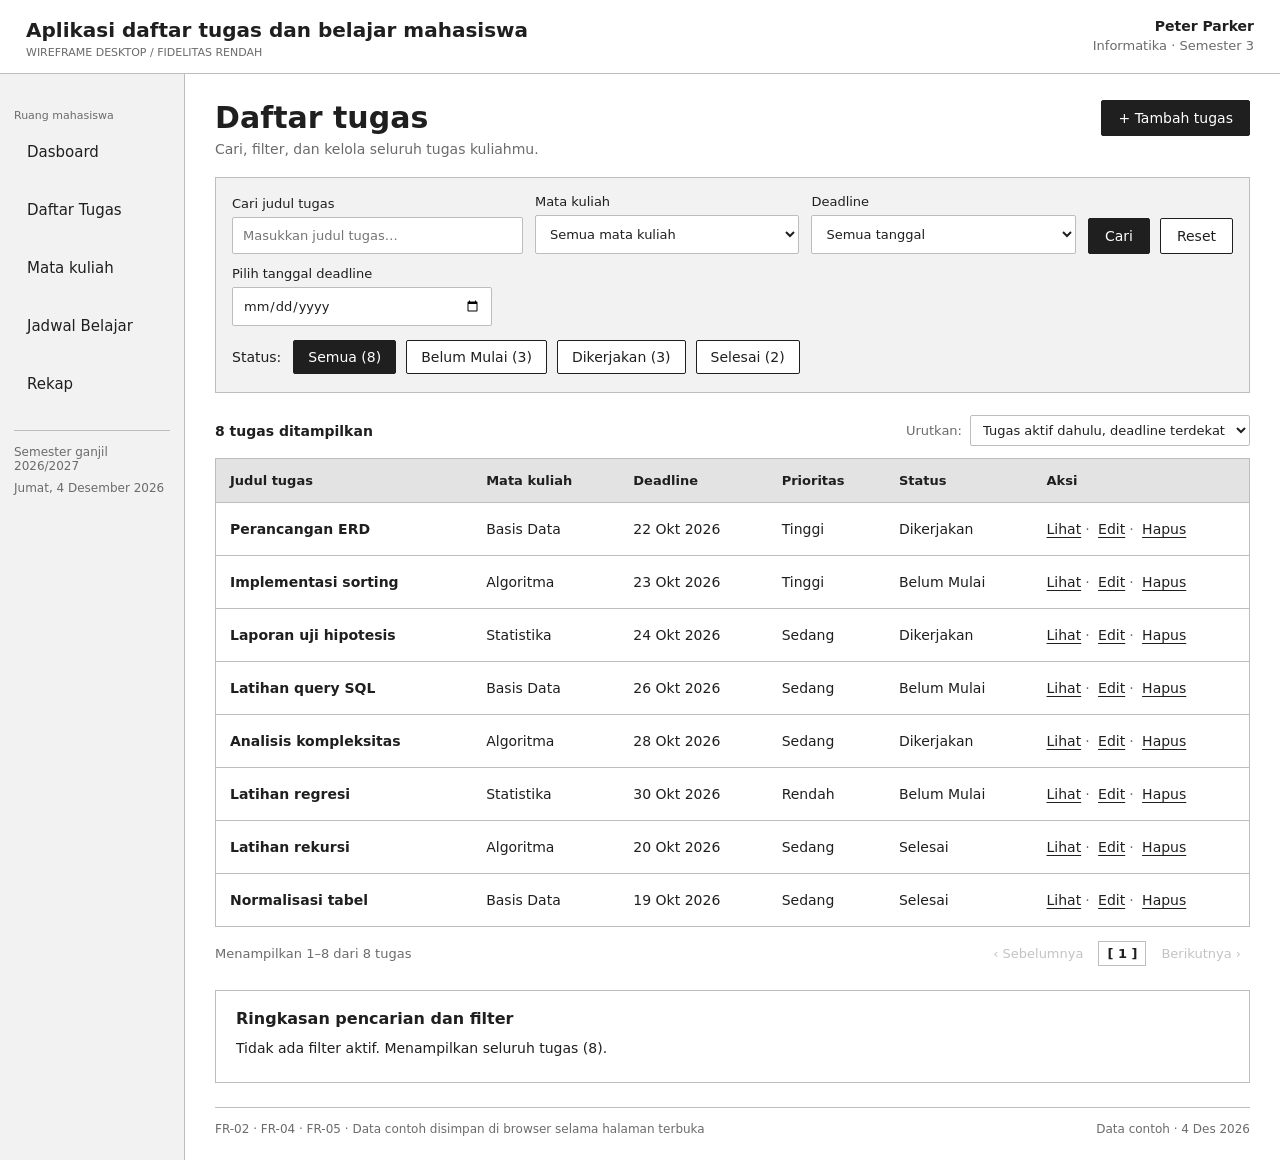
<file: DaftarTugas/DaftarTugasDanPencarian2.html>
<!DOCTYPE html>
<html lang="id">
<head>
  <meta charset="UTF-8">
  <meta name="viewport" content="width=device-width, initial-scale=1">
  <title>Daftar tugas · Aplikasi daftar tugas dan belajar mahasiswa</title>
  <link rel="stylesheet" href="style2.css">
</head>
<body>
  <header class="topbar">
    <div>
      <h1 class="app-title">Aplikasi daftar tugas dan belajar mahasiswa</h1>
      <p class="app-sub">Wireframe desktop / fidelitas rendah</p>
    </div>
    <div class="user">
      <strong>Peter Parker</strong>
      <span>Informatika · Semester 3</span>
    </div>
  </header>

  <div class="layout">
    <aside class="sidebar">
      <p class="side-label">Ruang mahasiswa</p>
      <nav>
        <a class="nav-item" href="Dasboard3.html">Dasboard</a>
        <a class="nav-item" href="DaftarTugasDanPencarian2.html">Daftar Tugas</a>
        <a class="nav-item" href="matakuliah1.html">Mata kuliah</a>
        <a class="nav-item" href="JadwalBelajar8.html">Jadwal Belajar</a>
        <a class="nav-item" href="RekapTugas10.html">Rekap</a>
      </nav>
      <div class="side-foot">
        <p>Semester ganjil 2026/2027</p>
        <p id="today"></p>
      </div>
    </aside>

    <main class="content">
      <div class="page-head">
        <div>
          <h2>Daftar tugas</h2>
          <p class="muted">Cari, filter, dan kelola seluruh tugas kuliahmu.</p>
        </div>
        <button id="btn-add" class="btn btn-primary">+ Tambah tugas</button>
      </div>

      <section class="filters" aria-label="Pencarian dan filter">
        <div class="filter-grid">
          <label>Cari judul tugas
            <input id="q" type="search" placeholder="Masukkan judul tugas…" autocomplete="off">
          </label>
          <label>Mata kuliah
            <select id="mk"></select>
          </label>
          <label>Deadline
            <select id="date">
              <option value="">Semua tanggal</option>
              <option value="today">Hari ini</option>
              <option value="week">7 hari ke depan</option>
              <option value="month">Bulan ini</option>
              <option value="exact">Tanggal tertentu…</option>
            </select>
          </label>
          <div class="filter-actions">
            <button id="btn-search" class="btn btn-primary">Cari</button>
            <button id="btn-reset" class="btn">Reset</button>
          </div>
        </div>
        <label id="day-wrap" class="day-wrap" hidden>Pilih tanggal deadline
          <input id="day" type="date">
        </label>
        <div class="status-row">
          <span>Status:</span>
          <div id="chips" class="chips"></div>
        </div>
      </section>

      <div class="result-bar">
        <strong id="count"></strong>
        <label class="sort">Urutkan:
          <select id="sort">
            <option value="aktif">Tugas aktif dahulu, deadline terdekat</option>
            <option value="jauh">Deadline terjauh</option>
            <option value="prioritas">Prioritas tertinggi</option>
            <option value="judul">Judul A–Z</option>
          </select>
        </label>
      </div>

      <div class="table-wrap">
        <table>
          <thead>
            <tr><th>Judul tugas</th><th>Mata kuliah</th><th>Deadline</th><th>Prioritas</th><th>Status</th><th>Aksi</th></tr>
          </thead>
          <tbody id="tbody"></tbody>
        </table>
      </div>

      <div class="pager">
        <span id="range"></span>
        <div id="pages" class="pages"></div>
      </div>

      <section class="panel" aria-live="polite">
        <h3>Ringkasan pencarian dan filter</h3>
        <p id="summary" class="info"></p>
        <p id="flash" class="info flash" hidden></p>
      </section>

      <footer class="foot">
        <span>FR-02 · FR-04 · FR-05 · Data contoh disimpan di browser selama halaman terbuka</span>
        <span id="foot-date"></span>
      </footer>
    </main>
  </div>

  <dialog id="dlg-form">
    <form id="form" novalidate>
      <h3 id="form-title">Tambah tugas</h3>
      <label>Judul tugas
        <input id="f-judul" maxlength="150" placeholder="Contoh: Presentasi kelompok" required>
      </label>
      <label>Mata kuliah
        <select id="f-mk"></select>
      </label>
      <div class="row">
        <label>Deadline
          <input id="f-deadline" type="date" required>
        </label>
        <label>Prioritas
          <select id="f-prioritas"></select>
        </label>
      </div>
      <label>Status
        <select id="f-status"></select>
      </label>
      <label>Catatan (opsional)
        <textarea id="f-catatan" rows="3"></textarea>
      </label>
      <p id="form-error" class="error" hidden></p>
      <div class="actions">
        <button type="button" id="btn-cancel" class="btn">Batal</button>
        <button type="submit" class="btn btn-primary">Simpan</button>
      </div>
    </form>
  </dialog>

  <dialog id="dlg-view">
    <div class="view-body">
      <h3 id="v-judul"></h3>
      <dl id="v-list"></dl>
      <div class="actions">
        <button id="v-edit" class="btn btn-primary">Edit tugas</button>
        <button id="v-close" class="btn">Tutup</button>
      </div>
    </div>
  </dialog>

  <script src="script2.js"></script>
</body>
</html>
</file>
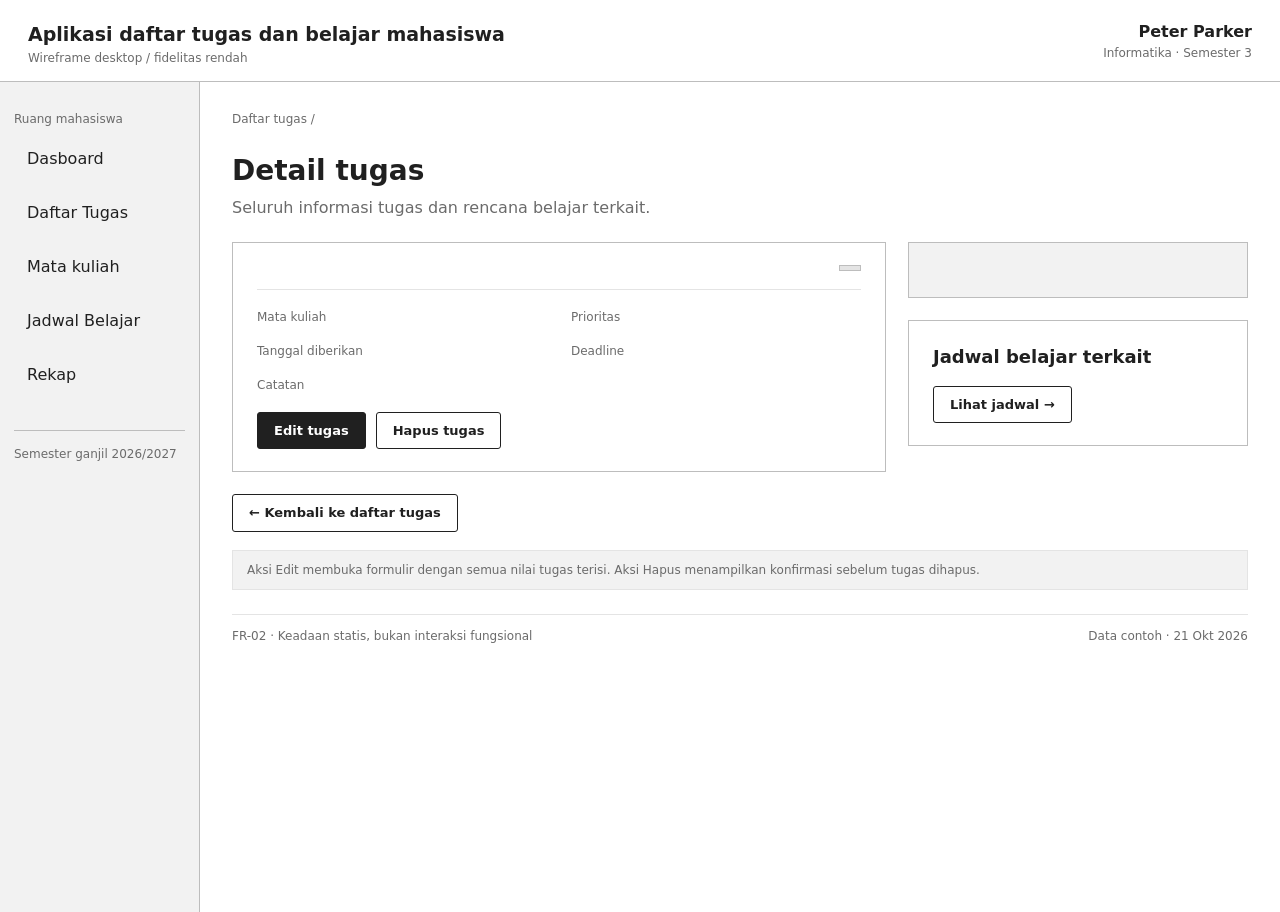
<file: DaftarTugas/DetailTugas4.html>
<!DOCTYPE html>
<html lang="id">
<head>
  <meta charset="UTF-8">
  <meta name="viewport" content="width=device-width, initial-scale=1">
  <title>Detail tugas · Perancangan ERD</title>
  <link rel="stylesheet" href="style4.css">
</head>
<body>
  <header class="topbar">
    <div>
      <h1 class="app-title">Aplikasi daftar tugas dan belajar mahasiswa</h1>
      <p class="muted small">Wireframe desktop / fidelitas rendah</p>
    </div>
    <div class="user">
      <strong>Peter Parker</strong>
      <span class="muted small">Informatika · Semester 3</span>
    </div>
  </header>

  <div class="layout">
    <aside class="sidebar">
      <p class="muted small side-label">Ruang mahasiswa</p>
      <nav>
        <a class="nav-item" href="Dasboard3.html">Dasboard</a>
        <a class="nav-item" href="DaftarTugasDanPencarian2.html">Daftar Tugas</a>
        <a class="nav-item" href="matakuliah1.html">Mata kuliah</a>
        <a class="nav-item" href="JadwalBelajar8.html">Jadwal Belajar</a>
        <a class="nav-item" href="RekapTugas10.html">Rekap</a>
      </nav>
      <div class="side-foot muted small">
        <p>Semester ganjil 2026/2027</p>
        <p id="today-label"></p>
      </div>
    </aside>

    <main class="content">
      <p class="breadcrumb muted small">Daftar tugas / <span id="crumb"></span></p>
      <h2 class="page-title">Detail tugas</h2>
      <p class="muted">Seluruh informasi tugas dan rencana belajar terkait.</p>

      <div class="grid">
        <section class="card task-card" aria-labelledby="task-title">
          <div class="task-head">
            <h3 id="task-title"></h3>
            <span class="badge" id="task-status"></span>
          </div>
          <hr>
          <dl class="meta">
            <div><dt>Mata kuliah</dt><dd id="task-course"></dd></div>
            <div><dt>Prioritas</dt><dd id="task-priority"></dd></div>
            <div><dt>Tanggal diberikan</dt><dd id="task-given"></dd></div>
            <div><dt>Deadline</dt><dd id="task-deadline"></dd></div>
          </dl>
          <div class="note">
            <p class="muted small">Catatan</p>
            <p id="task-note"></p>
          </div>
          <div class="actions">
            <button class="btn primary" id="btn-edit">Edit tugas</button>
            <button class="btn" id="btn-delete">Hapus tugas</button>
          </div>
        </section>

        <aside class="side-cards">
          <section class="card countdown" id="countdown-card">
            <h3 id="countdown-title"></h3>
            <p id="countdown-text"></p>
          </section>

          <section class="card">
            <h3>Jadwal belajar terkait</h3>
            <p class="strong" id="study-title"></p>
            <p id="study-date"></p>
            <p id="study-time"></p>
            <button class="btn" id="btn-schedule">Lihat jadwal →</button>
          </section>
        </aside>
      </div>

      <button class="btn back" id="btn-back">← Kembali ke daftar tugas</button>

      <p class="hint muted small">
        Aksi Edit membuka formulir dengan semua nilai tugas terisi. Aksi Hapus menampilkan konfirmasi sebelum tugas dihapus.
      </p>

      <footer class="foot muted small">
        <span>FR-02 · Keadaan statis, bukan interaksi fungsional</span>
        <span>Data contoh · 21 Okt 2026</span>
      </footer>
    </main>
  </div>

  <!-- Dialog edit -->
  <dialog id="dlg-edit">
    <form method="dialog" id="form-edit">
      <h3>Edit tugas</h3>
      <label>Judul tugas <input name="title" required></label>
      <label>Mata kuliah <input name="course" required></label>
      <div class="row">
        <label>Prioritas
          <select name="priority">
            <option>Rendah</option><option>Sedang</option><option>Tinggi</option>
          </select>
        </label>
        <label>Status
          <select name="status">
            <option>Belum dikerjakan</option><option>Dikerjakan</option><option>Selesai</option>
          </select>
        </label>
      </div>
      <div class="row">
        <label>Tanggal diberikan <input type="date" name="given" required></label>
        <label>Deadline <input type="date" name="deadline" required></label>
      </div>
      <label>Catatan <textarea name="note" rows="3"></textarea></label>
      <p class="error" id="edit-error" hidden></p>
      <div class="actions end">
        <button type="button" class="btn" data-close="dlg-edit">Batal</button>
        <button type="submit" class="btn primary">Simpan perubahan</button>
      </div>
    </form>
  </dialog>

  <!-- Dialog konfirmasi hapus -->
  <dialog id="dlg-delete">
    <h3>Hapus tugas ini?</h3>
    <p>Tugas <strong id="del-name"></strong> akan dihapus dan tidak bisa dikembalikan.</p>
    <div class="actions end">
      <button class="btn" data-close="dlg-delete">Batal</button>
      <button class="btn danger" id="btn-confirm-delete">Hapus tugas</button>
    </div>
  </dialog>

  <div class="toast" id="toast" role="status" aria-live="polite"></div>

  <script src="script4.js"></script>
</body>
</html>
</file>
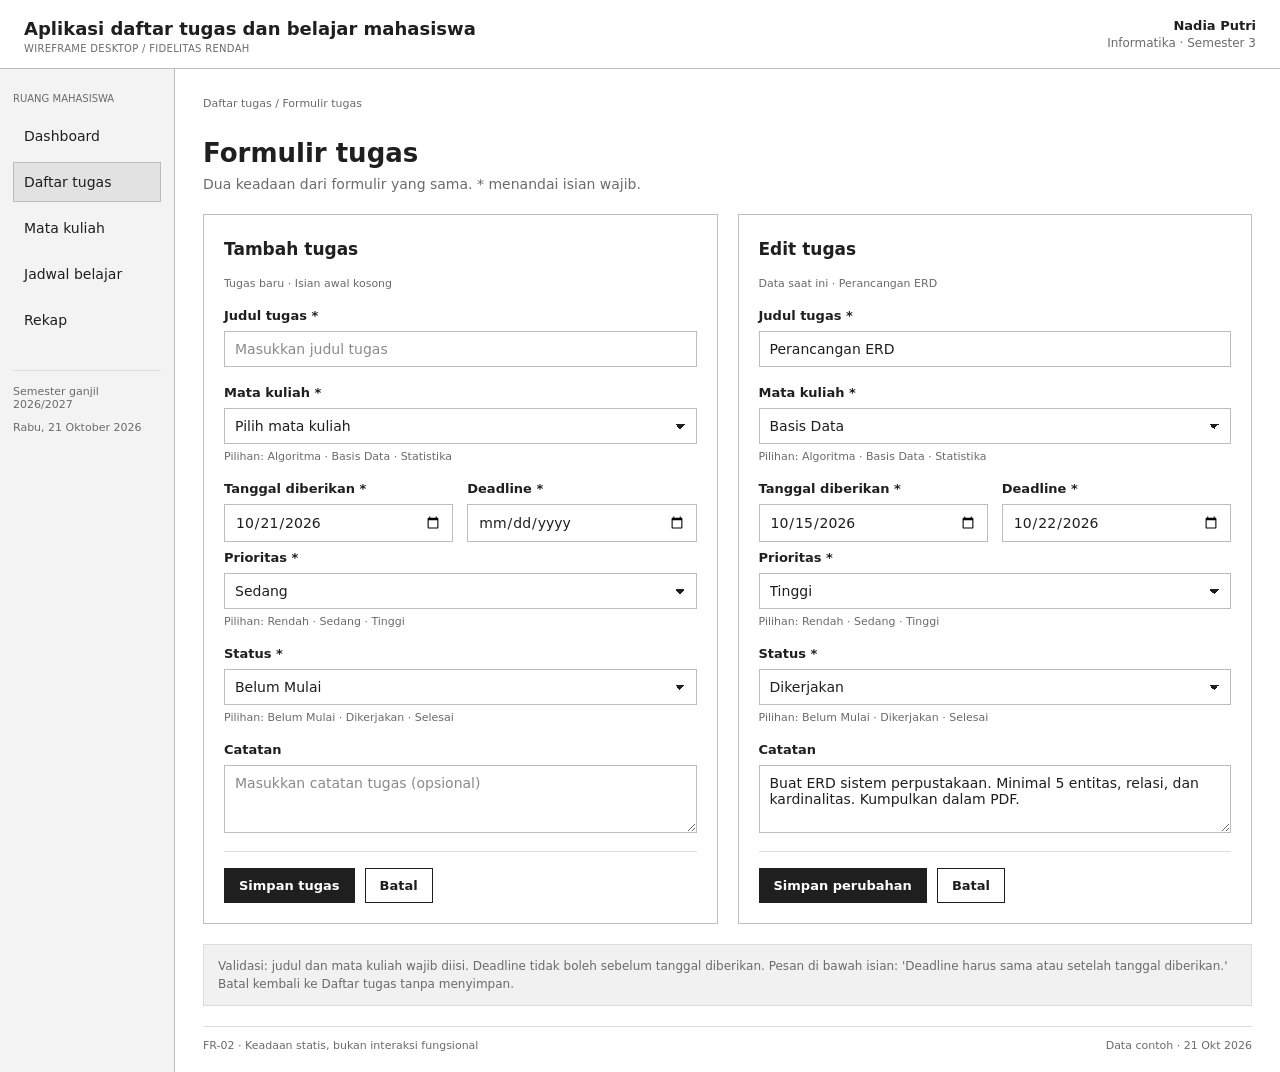
<file: DaftarTugas/FormulirTugas7.html>
<!DOCTYPE html>
<html lang="id">
<head>
  <meta charset="UTF-8">
  <meta name="viewport" content="width=device-width, initial-scale=1">
  <title>Formulir tugas - Aplikasi daftar tugas dan belajar mahasiswa</title>
  <link rel="stylesheet" href="style7.css">
</head>
<body>
  <header class="topbar">
    <div>
      <h1 class="app-title">Aplikasi daftar tugas dan belajar mahasiswa</h1>
      <p class="app-sub">Wireframe desktop / fidelitas rendah</p>
    </div>
    <div class="user">
      <strong>Nadia Putri</strong>
      <span>Informatika · Semester 3</span>
    </div>
  </header>

  <div class="layout">
    <aside class="sidebar">
      <p class="side-label">Ruang mahasiswa</p>
      <nav>
        <a href="#">Dashboard</a>
        <a href="#" class="active" aria-current="page">Daftar tugas</a>
        <a href="#">Mata kuliah</a>
        <a href="#">Jadwal belajar</a>
        <a href="#">Rekap</a>
      </nav>
      <div class="side-info">
        <p>Semester ganjil 2026/2027</p>
        <p id="tanggal-hari-ini">Rabu, 21 Oktober 2026</p>
      </div>
    </aside>

    <main class="content">
      <p class="breadcrumb">Daftar tugas / Formulir tugas</p>
      <h2 class="page-title">Formulir tugas</h2>
      <p class="page-desc">Dua keadaan dari formulir yang sama. * menandai isian wajib.</p>

      <div class="forms">
        <!-- FORM TAMBAH TUGAS -->
        <section class="card">
          <h3>Tambah tugas</h3>
          <p class="state-note">Tugas baru · Isian awal kosong</p>

          <form id="form-tambah" class="task-form" novalidate>
            <div class="field">
              <label for="t-judul">Judul tugas *</label>
              <input type="text" id="t-judul" name="judul" placeholder="Masukkan judul tugas">
              <p class="error" id="t-judul-err" hidden></p>
            </div>

            <div class="field">
              <label for="t-matkul">Mata kuliah *</label>
              <select id="t-matkul" name="matkul">
                <option value="" selected>Pilih mata kuliah</option>
                <option>Algoritma</option>
                <option>Basis Data</option>
                <option>Statistika</option>
              </select>
              <p class="hint">Pilihan: Algoritma · Basis Data · Statistika</p>
              <p class="error" id="t-matkul-err" hidden></p>
            </div>

            <div class="row">
              <div class="field">
                <label for="t-diberikan">Tanggal diberikan *</label>
                <input type="date" id="t-diberikan" name="diberikan" value="2026-10-21">
              </div>
              <div class="field">
                <label for="t-deadline">Deadline *</label>
                <input type="date" id="t-deadline" name="deadline">
              </div>
            </div>
            <p class="error" id="t-deadline-err" hidden></p>

            <div class="field">
              <label for="t-prioritas">Prioritas *</label>
              <select id="t-prioritas" name="prioritas">
                <option>Rendah</option>
                <option selected>Sedang</option>
                <option>Tinggi</option>
              </select>
              <p class="hint">Pilihan: Rendah · Sedang · Tinggi</p>
            </div>

            <div class="field">
              <label for="t-status">Status *</label>
              <select id="t-status" name="status">
                <option selected>Belum Mulai</option>
                <option>Dikerjakan</option>
                <option>Selesai</option>
              </select>
              <p class="hint">Pilihan: Belum Mulai · Dikerjakan · Selesai</p>
            </div>

            <div class="field">
              <label for="t-catatan">Catatan</label>
              <textarea id="t-catatan" name="catatan" rows="3" placeholder="Masukkan catatan tugas (opsional)"></textarea>
            </div>

            <div class="actions">
              <button type="submit" class="btn btn-primary">Simpan tugas</button>
              <button type="button" class="btn btn-secondary" data-batal>Batal</button>
            </div>
          </form>
        </section>

        <!-- FORM EDIT TUGAS -->
        <section class="card">
          <h3>Edit tugas</h3>
          <p class="state-note">Data saat ini · Perancangan ERD</p>

          <form id="form-edit" class="task-form" novalidate>
            <div class="field">
              <label for="e-judul">Judul tugas *</label>
              <input type="text" id="e-judul" name="judul" value="Perancangan ERD">
              <p class="error" id="e-judul-err" hidden></p>
            </div>

            <div class="field">
              <label for="e-matkul">Mata kuliah *</label>
              <select id="e-matkul" name="matkul">
                <option value="">Pilih mata kuliah</option>
                <option>Algoritma</option>
                <option selected>Basis Data</option>
                <option>Statistika</option>
              </select>
              <p class="hint">Pilihan: Algoritma · Basis Data · Statistika</p>
              <p class="error" id="e-matkul-err" hidden></p>
            </div>

            <div class="row">
              <div class="field">
                <label for="e-diberikan">Tanggal diberikan *</label>
                <input type="date" id="e-diberikan" name="diberikan" value="2026-10-15">
              </div>
              <div class="field">
                <label for="e-deadline">Deadline *</label>
                <input type="date" id="e-deadline" name="deadline" value="2026-10-22">
              </div>
            </div>
            <p class="error" id="e-deadline-err" hidden></p>

            <div class="field">
              <label for="e-prioritas">Prioritas *</label>
              <select id="e-prioritas" name="prioritas">
                <option>Rendah</option>
                <option>Sedang</option>
                <option selected>Tinggi</option>
              </select>
              <p class="hint">Pilihan: Rendah · Sedang · Tinggi</p>
            </div>

            <div class="field">
              <label for="e-status">Status *</label>
              <select id="e-status" name="status">
                <option>Belum Mulai</option>
                <option selected>Dikerjakan</option>
                <option>Selesai</option>
              </select>
              <p class="hint">Pilihan: Belum Mulai · Dikerjakan · Selesai</p>
            </div>

            <div class="field">
              <label for="e-catatan">Catatan</label>
              <textarea id="e-catatan" name="catatan" rows="3" placeholder="Masukkan catatan tugas (opsional)">Buat ERD sistem perpustakaan. Minimal 5 entitas, relasi, dan kardinalitas. Kumpulkan dalam PDF.</textarea>
            </div>

            <div class="actions">
              <button type="submit" class="btn btn-primary">Simpan perubahan</button>
              <button type="button" class="btn btn-secondary" data-batal>Batal</button>
            </div>
          </form>
        </section>
      </div>

      <div id="pesan" class="toast" role="status" aria-live="polite" hidden></div>

      <p class="validation-note">
        Validasi: judul dan mata kuliah wajib diisi. Deadline tidak boleh sebelum tanggal diberikan.
        Pesan di bawah isian: 'Deadline harus sama atau setelah tanggal diberikan.'
        Batal kembali ke Daftar tugas tanpa menyimpan.
      </p>

      <footer class="foot">
        <span>FR-02 · Keadaan statis, bukan interaksi fungsional</span>
        <span>Data contoh · 21 Okt 2026</span>
      </footer>
    </main>
  </div>

  <script src="script7.js"></script>
</body>
</html>
</file>
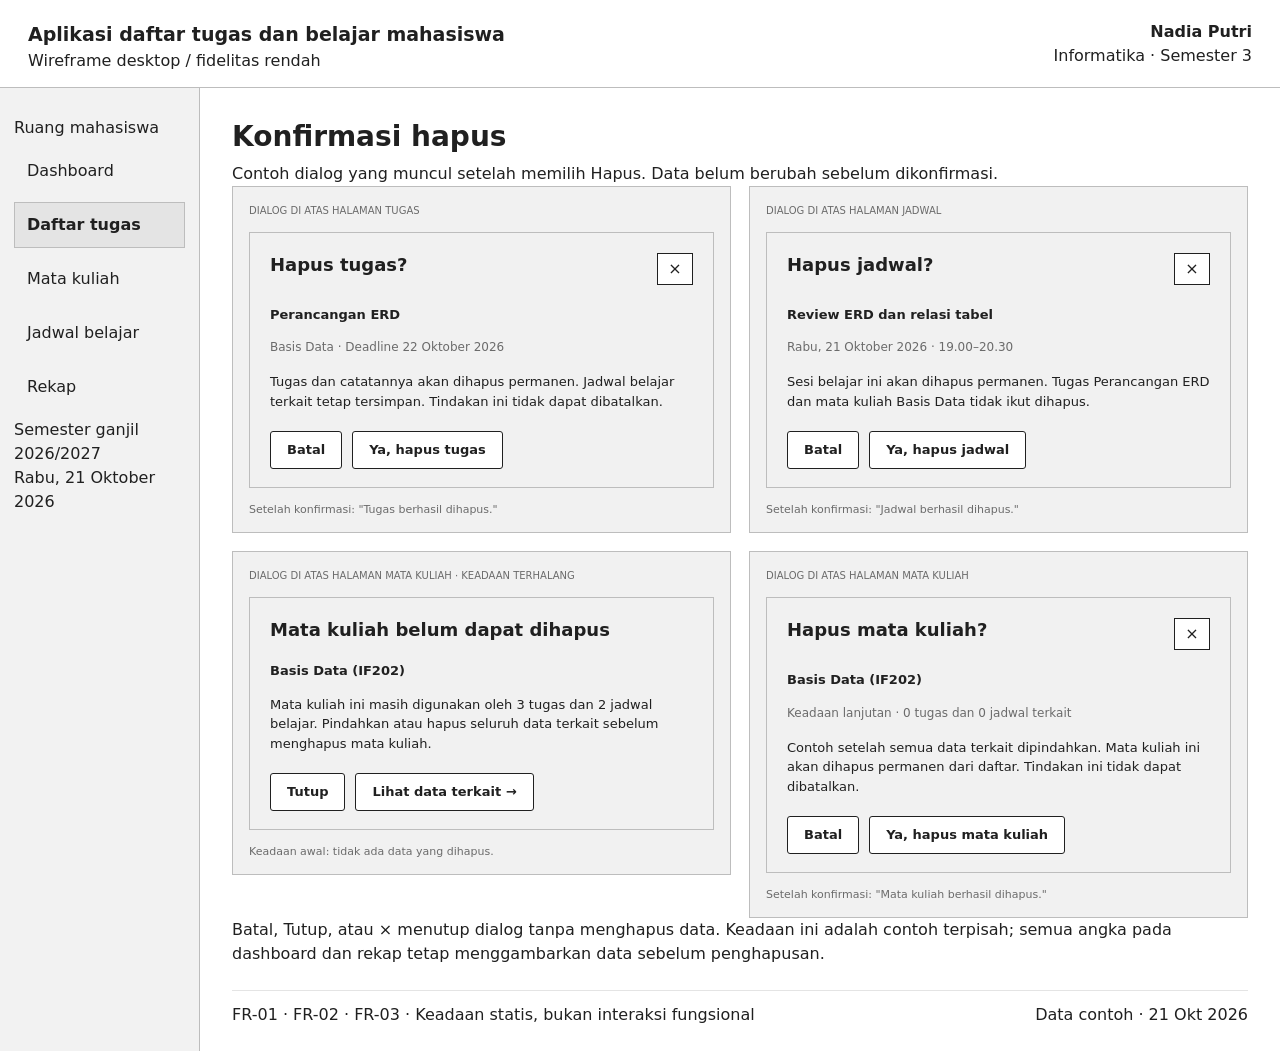
<file: DaftarTugas/KonfirmasiHapus9.html>
<!DOCTYPE html>
<html lang="id">
<head>
  <meta charset="UTF-8">
  <meta name="viewport" content="width=device-width, initial-scale=1">
  <title>Konfirmasi hapus - Aplikasi daftar tugas dan belajar mahasiswa</title>
  <link rel="stylesheet" href="style4.css">
  <link rel="stylesheet" href="style9.css">
</head>
<body>
  <header class="topbar">
    <div>
      <h1 class="app-title">Aplikasi daftar tugas dan belajar mahasiswa</h1>
      <p class="app-sub">Wireframe desktop / fidelitas rendah</p>
    </div>
    <div class="user">
      <strong>Nadia Putri</strong>
      <span>Informatika · Semester 3</span>
    </div>
  </header>

  <div class="layout">
    <aside class="sidebar">
      <p class="side-label">Ruang mahasiswa</p>
      <nav>
        <a href="#">Dashboard</a>
        <a href="index.html" class="active" aria-current="page">Daftar tugas</a>
        <a href="#">Mata kuliah</a>
        <a href="jadwal.html">Jadwal belajar</a>
        <a href="rekap.html">Rekap</a>
      </nav>
      <div class="side-info">
        <p>Semester ganjil 2026/2027</p>
        <p>Rabu, 21 Oktober 2026</p>
      </div>
    </aside>

    <main class="content">
      <h2 class="page-title first">Konfirmasi hapus</h2>
      <p class="page-desc">Contoh dialog yang muncul setelah memilih Hapus. Data belum berubah sebelum dikonfirmasi.</p>

      <div class="panels">

        <!-- 1. Hapus tugas -->
        <section class="panel" data-panel>
          <p class="panel-label">Dialog di atas halaman tugas</p>
          <div class="dialog-box" role="alertdialog" aria-labelledby="d1-judul" aria-describedby="d1-isi">
            <div class="dialog-head">
              <h3 id="d1-judul">Hapus tugas?</h3>
              <button type="button" class="btn-close" data-aksi="batal" aria-label="Tutup dialog">×</button>
            </div>
            <p class="item-name">Perancangan ERD</p>
            <p class="item-meta">Basis Data · Deadline 22 Oktober 2026</p>
            <p class="item-desc" id="d1-isi">Tugas dan catatannya akan dihapus permanen. Jadwal belajar terkait tetap tersimpan. Tindakan ini tidak dapat dibatalkan.</p>
            <div class="actions">
              <button type="button" class="btn btn-secondary" data-aksi="batal">Batal</button>
              <button type="button" class="btn btn-primary" data-aksi="hapus" data-pesan="Tugas berhasil dihapus.">Ya, hapus tugas</button>
            </div>
          </div>
          <div class="hasil" hidden>
            <p class="hasil-teks" role="status"></p>
            <button type="button" class="btn btn-secondary" data-aksi="ulang">Tampilkan dialog lagi</button>
          </div>
          <p class="panel-note">Setelah konfirmasi: "Tugas berhasil dihapus."</p>
        </section>

        <!-- 2. Hapus jadwal -->
        <section class="panel" data-panel>
          <p class="panel-label">Dialog di atas halaman jadwal</p>
          <div class="dialog-box" role="alertdialog" aria-labelledby="d2-judul" aria-describedby="d2-isi">
            <div class="dialog-head">
              <h3 id="d2-judul">Hapus jadwal?</h3>
              <button type="button" class="btn-close" data-aksi="batal" aria-label="Tutup dialog">×</button>
            </div>
            <p class="item-name">Review ERD dan relasi tabel</p>
            <p class="item-meta">Rabu, 21 Oktober 2026 · 19.00–20.30</p>
            <p class="item-desc" id="d2-isi">Sesi belajar ini akan dihapus permanen. Tugas Perancangan ERD dan mata kuliah Basis Data tidak ikut dihapus.</p>
            <div class="actions">
              <button type="button" class="btn btn-secondary" data-aksi="batal">Batal</button>
              <button type="button" class="btn btn-primary" data-aksi="hapus" data-pesan="Jadwal berhasil dihapus.">Ya, hapus jadwal</button>
            </div>
          </div>
          <div class="hasil" hidden>
            <p class="hasil-teks" role="status"></p>
            <button type="button" class="btn btn-secondary" data-aksi="ulang">Tampilkan dialog lagi</button>
          </div>
          <p class="panel-note">Setelah konfirmasi: "Jadwal berhasil dihapus."</p>
        </section>

        <!-- 3. Mata kuliah terhalang -->
        <section class="panel" data-panel>
          <p class="panel-label">Dialog di atas halaman mata kuliah · keadaan terhalang</p>
          <div class="dialog-box" role="alertdialog" aria-labelledby="d3-judul" aria-describedby="d3-isi">
            <div class="dialog-head">
              <h3 id="d3-judul">Mata kuliah belum dapat dihapus</h3>
            </div>
            <p class="item-name">Basis Data (IF202)</p>
            <p class="item-desc" id="d3-isi">Mata kuliah ini masih digunakan oleh 3 tugas dan 2 jadwal belajar. Pindahkan atau hapus seluruh data terkait sebelum menghapus mata kuliah.</p>
            <div class="actions no-line">
              <button type="button" class="btn btn-secondary" data-aksi="batal">Tutup</button>
              <button type="button" class="btn btn-primary" data-aksi="info" data-pesan="Membuka 3 tugas dan 2 jadwal belajar yang memakai Basis Data (IF202).">Lihat data terkait →</button>
            </div>
          </div>
          <div class="hasil" hidden>
            <p class="hasil-teks" role="status"></p>
            <button type="button" class="btn btn-secondary" data-aksi="ulang">Tampilkan dialog lagi</button>
          </div>
          <p class="panel-note">Keadaan awal: tidak ada data yang dihapus.</p>
        </section>

        <!-- 4. Hapus mata kuliah -->
        <section class="panel" data-panel>
          <p class="panel-label">Dialog di atas halaman mata kuliah</p>
          <div class="dialog-box" role="alertdialog" aria-labelledby="d4-judul" aria-describedby="d4-isi">
            <div class="dialog-head">
              <h3 id="d4-judul">Hapus mata kuliah?</h3>
              <button type="button" class="btn-close" data-aksi="batal" aria-label="Tutup dialog">×</button>
            </div>
            <p class="item-name">Basis Data (IF202)</p>
            <p class="item-meta">Keadaan lanjutan · 0 tugas dan 0 jadwal terkait</p>
            <p class="item-desc" id="d4-isi">Contoh setelah semua data terkait dipindahkan. Mata kuliah ini akan dihapus permanen dari daftar. Tindakan ini tidak dapat dibatalkan.</p>
            <div class="actions">
              <button type="button" class="btn btn-secondary" data-aksi="batal">Batal</button>
              <button type="button" class="btn btn-primary" data-aksi="hapus" data-pesan="Mata kuliah berhasil dihapus.">Ya, hapus mata kuliah</button>
            </div>
          </div>
          <div class="hasil" hidden>
            <p class="hasil-teks" role="status"></p>
            <button type="button" class="btn btn-secondary" data-aksi="ulang">Tampilkan dialog lagi</button>
          </div>
          <p class="panel-note">Setelah konfirmasi: "Mata kuliah berhasil dihapus."</p>
        </section>

      </div>

      <p class="validation-note">
        Batal, Tutup, atau × menutup dialog tanpa menghapus data. Keadaan ini adalah contoh terpisah;
        semua angka pada dashboard dan rekap tetap menggambarkan data sebelum penghapusan.
      </p>

      <footer class="foot">
        <span>FR-01 · FR-02 · FR-03 · Keadaan statis, bukan interaksi fungsional</span>
        <span>Data contoh · 21 Okt 2026</span>
      </footer>
    </main>
  </div>

  <script src="script9.js"></script>
</body>
</html>
</file>
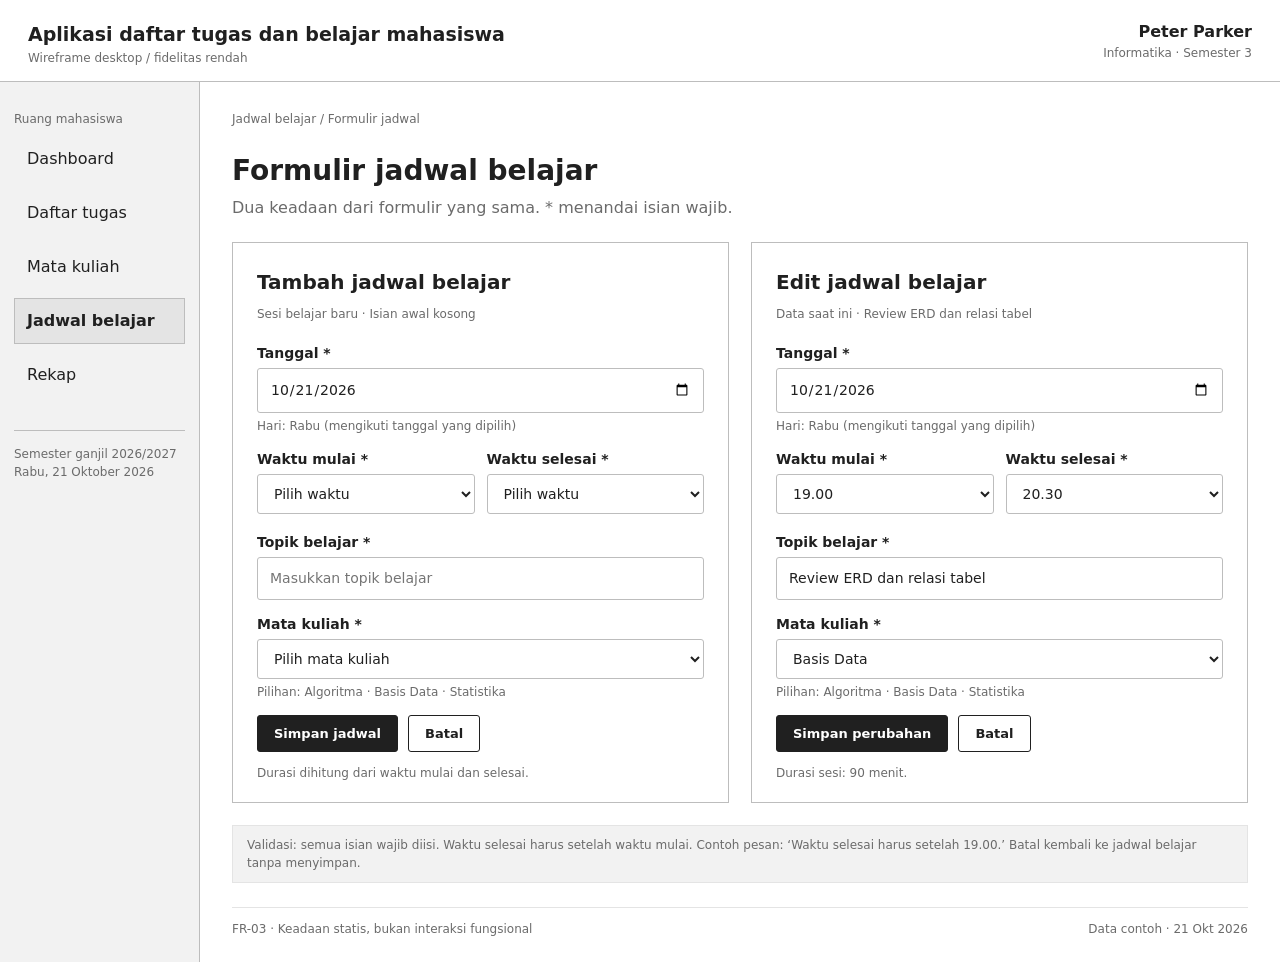
<file: JadwalBelajar/FormulirJadwal5.html>
<!DOCTYPE html>
<html lang="id">
<head>
  <meta charset="UTF-8">
  <meta name="viewport" content="width=device-width, initial-scale=1">
  <title>Formulir jadwal belajar</title>
  <link rel="stylesheet" href="style4.css">
  <link rel="stylesheet" href="style5.css">
</head>
<body>
  <header class="topbar">
    <div>
      <h1 class="app-title">Aplikasi daftar tugas dan belajar mahasiswa</h1>
      <p class="muted small">Wireframe desktop / fidelitas rendah</p>
    </div>
    <div class="user">
      <strong>Peter Parker</strong>
      <span class="muted small">Informatika · Semester 3</span>
    </div>
  </header>

  <div class="layout">
    <aside class="sidebar">
      <p class="muted small side-label">Ruang mahasiswa</p>
      <nav>
        <a href="#">Dashboard</a>
        <a href="index.html">Daftar tugas</a>
        <a href="#">Mata kuliah</a>
        <a href="#" class="active" aria-current="page">Jadwal belajar</a>
        <a href="#">Rekap</a>
      </nav>
      <div class="side-foot muted small">
        <p>Semester ganjil 2026/2027</p>
        <p id="today-label"></p>
      </div>
    </aside>

    <main class="content wide">
      <p class="breadcrumb muted small">Jadwal belajar / Formulir jadwal</p>
      <h2 class="page-title">Formulir jadwal belajar</h2>
      <p class="muted">Dua keadaan dari formulir yang sama. * menandai isian wajib.</p>

      <div class="forms" id="forms"></div>

      <p class="hint muted small">
        Validasi: semua isian wajib diisi. Waktu selesai harus setelah waktu mulai. Contoh pesan: ‘Waktu selesai harus setelah 19.00.’ Batal kembali ke jadwal belajar tanpa menyimpan.
      </p>

      <footer class="foot muted small">
        <span>FR-03 · Keadaan statis, bukan interaksi fungsional</span>
        <span>Data contoh · 21 Okt 2026</span>
      </footer>
    </main>
  </div>

  <!-- Satu template dipakai untuk dua keadaan (tambah & edit) -->
  <template id="tpl-form">
    <form class="card jform" novalidate>
      <h3 class="f-title"></h3>
      <p class="muted small f-sub"></p>

      <label>Tanggal *
        <input type="date" name="date" required>
        <span class="help muted small f-day"></span>
        <span class="err" data-err="date" hidden></span>
      </label>

      <div class="row">
        <label>Waktu mulai *
          <select name="start" required></select>
          <span class="err" data-err="start" hidden></span>
        </label>
        <label>Waktu selesai *
          <select name="end" required></select>
          <span class="err" data-err="end" hidden></span>
        </label>
      </div>

      <label>Topik belajar *
        <input type="text" name="topic" placeholder="Masukkan topik belajar" required maxlength="80">
        <span class="err" data-err="topic" hidden></span>
      </label>

      <label>Mata kuliah *
        <select name="course" required></select>
        <span class="help muted small">Pilihan: Algoritma · Basis Data · Statistika</span>
        <span class="err" data-err="course" hidden></span>
      </label>

      <div class="actions">
        <button type="submit" class="btn primary f-submit"></button>
        <button type="button" class="btn f-cancel">Batal</button>
      </div>
      <p class="muted small f-duration"></p>
    </form>
  </template>

  <div class="toast" id="toast" role="status" aria-live="polite"></div>
  <script src="script5.js"></script>
</body>
</html>
</file>
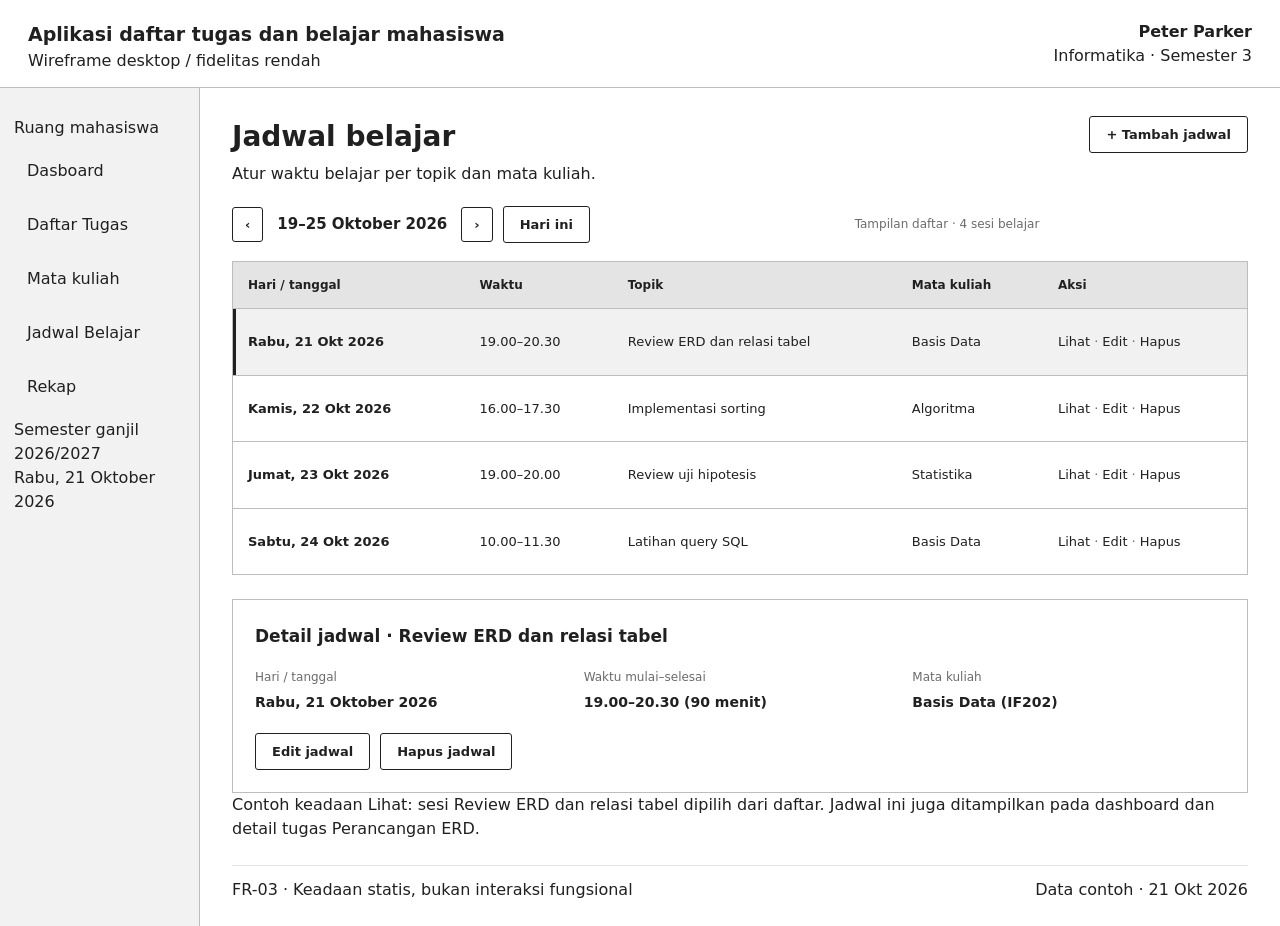
<file: JadwalBelajar/JadwalBelajar8.html>
<!DOCTYPE html>
<html lang="id">
<head>
  <meta charset="UTF-8">
  <meta name="viewport" content="width=device-width, initial-scale=1">
  <title>Jadwal belajar - Aplikasi daftar tugas dan belajar mahasiswa</title>
  <link rel="stylesheet" href="style4.css">
  <link rel="stylesheet" href="style8.css">
</head>
<body>
  <header class="topbar">
    <div>
      <h1 class="app-title">Aplikasi daftar tugas dan belajar mahasiswa</h1>
      <p class="app-sub">Wireframe desktop / fidelitas rendah</p>
    </div>
    <div class="user">
      <strong>Peter Parker</strong>
      <span>Informatika · Semester 3</span>
    </div>
  </header>

  <div class="layout">
    <aside class="sidebar">
      <p class="side-label">Ruang mahasiswa</p>
      <nav>
        <a class="nav-item" href="Dasboard3.html">Dasboard</a>
        <a class="nav-item" href="DaftarTugasDanPencarian2.html">Daftar Tugas</a>
        <a class="nav-item" href="matakuliah1.html">Mata kuliah</a>
        <a class="nav-item" href="JadwalBelajar8.html">Jadwal Belajar</a>
        <a class="nav-item" href="RekapTugas10.html">Rekap</a>
      </nav>
      <div class="side-info">
        <p>Semester ganjil 2026/2027</p>
        <p>Rabu, 21 Oktober 2026</p>
      </div>
    </aside>

    <main class="content">
      <div class="page-head">
        <div>
          <h2 class="page-title">Jadwal belajar</h2>
          <p class="page-desc">Atur waktu belajar per topik dan mata kuliah.</p>
        </div>
        <button type="button" class="btn btn-primary" id="btn-tambah">+ Tambah jadwal</button>
      </div>

      <div class="toolbar">
        <div class="week-nav">
          <button type="button" class="btn btn-secondary btn-icon" id="btn-prev" aria-label="Minggu sebelumnya">‹</button>
          <strong id="rentang">19–25 Oktober 2026</strong>
          <button type="button" class="btn btn-secondary btn-icon" id="btn-next" aria-label="Minggu berikutnya">›</button>
          <button type="button" class="btn btn-secondary" id="btn-hari-ini">Hari ini</button>
        </div>
        <p class="meta" id="jumlah">Tampilan daftar · 4 sesi belajar</p>
      </div>

      <div class="table-wrap">
        <table class="schedule">
          <thead>
            <tr>
              <th>Hari / tanggal</th>
              <th>Waktu</th>
              <th>Topik</th>
              <th>Mata kuliah</th>
              <th>Aksi</th>
            </tr>
          </thead>
          <tbody id="tbody"></tbody>
        </table>
      </div>

      <section class="detail" id="detail" aria-live="polite"></section>

      <p class="validation-note">
        Contoh keadaan Lihat: sesi Review ERD dan relasi tabel dipilih dari daftar.
        Jadwal ini juga ditampilkan pada dashboard dan detail tugas Perancangan ERD.
      </p>

      <footer class="foot">
        <span>FR-03 · Keadaan statis, bukan interaksi fungsional</span>
        <span>Data contoh · 21 Okt 2026</span>
      </footer>
    </main>
  </div>

  <!-- Dialog tambah / edit -->
  <dialog id="dialog">
    <form id="form" class="task-form" novalidate>
      <h3 id="dialog-judul">Tambah jadwal</h3>

      <div class="field">
        <label for="f-topik">Topik *</label>
        <input type="text" id="f-topik" placeholder="Contoh: Latihan query SQL">
        <p class="error" id="f-topik-err" hidden></p>
      </div>

      <div class="field">
        <label for="f-matkul">Mata kuliah *</label>
        <select id="f-matkul">
          <option value="">Pilih mata kuliah</option>
          <option>Algoritma</option>
          <option>Basis Data</option>
          <option>Statistika</option>
        </select>
        <p class="error" id="f-matkul-err" hidden></p>
      </div>

      <div class="field">
        <label for="f-tanggal">Tanggal *</label>
        <input type="date" id="f-tanggal">
        <p class="error" id="f-tanggal-err" hidden></p>
      </div>

      <div class="row">
        <div class="field">
          <label for="f-mulai">Mulai *</label>
          <input type="time" id="f-mulai">
        </div>
        <div class="field">
          <label for="f-selesai">Selesai *</label>
          <input type="time" id="f-selesai">
        </div>
      </div>
      <p class="error" id="f-waktu-err" hidden></p>

      <div class="actions">
        <button type="submit" class="btn btn-primary" id="btn-simpan">Simpan jadwal</button>
        <button type="button" class="btn btn-secondary" id="btn-batal">Batal</button>
      </div>
    </form>
  </dialog>

  <script src="script8.js"></script>
</body>
</html>
</file>
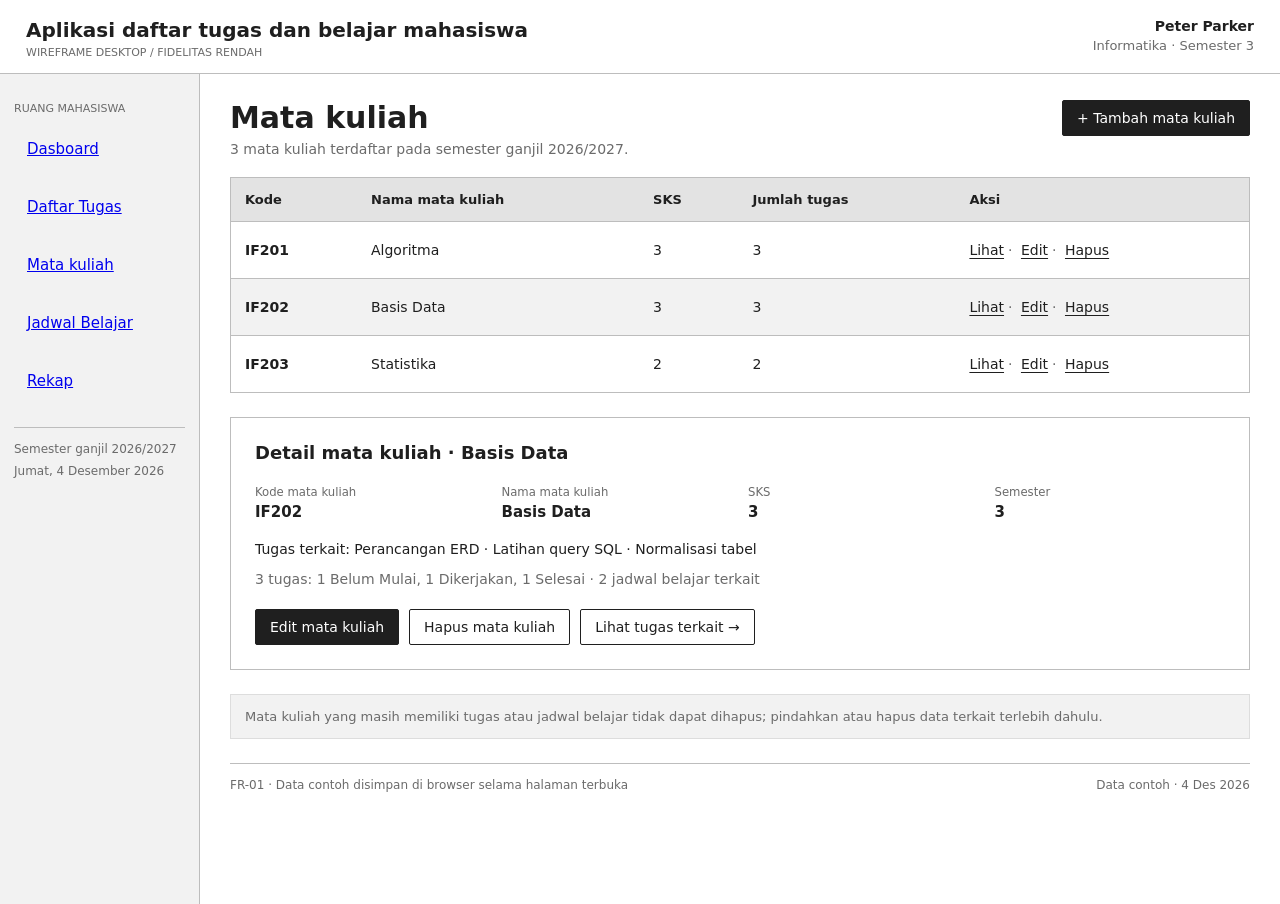
<file: MataKuliah/MataKuliah1.html>
<!DOCTYPE html>
<html lang="id">
<head>
  <meta charset="UTF-8">
  <meta name="viewport" content="width=device-width, initial-scale=1">
  <title>Mata kuliah · Aplikasi daftar tugas dan belajar mahasiswa</title>
  <link rel="stylesheet" href="style1.css">
</head>
<body>
  <header class="topbar">
    <div>
      <h1 class="app-title">Aplikasi daftar tugas dan belajar mahasiswa</h1>
      <p class="app-sub">Wireframe desktop / fidelitas rendah</p>
    </div>
    <div class="user">
      <strong>Peter Parker</strong>
      <span>Informatika · Semester 3</span>
    </div>
  </header>

  <div class="layout">
    <aside class="sidebar">
      <p class="side-label">Ruang mahasiswa</p>
      <nav>
        <a class="nav-item" href="Dasboard3.html">Dasboard</a>
        <a class="nav-item" href="DaftarTugasDanPencarian2.html">Daftar Tugas</a>
        <a class="nav-item" href="matakuliah1.html">Mata kuliah</a>
        <a class="nav-item" href="JadwalBelajar8.html">Jadwal Belajar</a>
        <a class="nav-item" href="RekapTugas10.html">Rekap</a>
      </nav>
      <div class="side-foot">
        <p>Semester ganjil 2026/2027</p>
        <p id="today"></p>
      </div>
    </aside>

    <main class="content">
      <div class="page-head">
        <div>
          <h2>Mata kuliah</h2>
          <p id="subtitle" class="muted"></p>
        </div>
        <button id="btn-add" class="btn btn-primary">+ Tambah mata kuliah</button>
      </div>

      <div class="table-wrap">
        <table>
          <thead>
            <tr>
              <th>Kode</th><th>Nama mata kuliah</th><th>SKS</th><th>Jumlah tugas</th><th>Aksi</th>
            </tr>
          </thead>
          <tbody id="tbody"></tbody>
        </table>
      </div>

      <section id="detail" class="panel" aria-live="polite"></section>

      <p id="notice" class="notice">
        Mata kuliah yang masih memiliki tugas atau jadwal belajar tidak dapat dihapus; pindahkan atau hapus data terkait terlebih dahulu.
      </p>

      <footer class="foot">
        <span>FR-01 · Data contoh disimpan di browser selama halaman terbuka</span>
        <span id="foot-date"></span>
      </footer>
    </main>
  </div>

  <dialog id="dlg">
    <form id="form" method="dialog" novalidate>
      <h3 id="dlg-title">Tambah mata kuliah</h3>
      <label>Kode mata kuliah
        <input id="f-kode" maxlength="10" placeholder="IF204" required>
      </label>
      <label>Nama mata kuliah
        <input id="f-nama" maxlength="100" placeholder="Sistem Operasi" required>
      </label>
      <div class="row">
        <label>SKS
          <input id="f-sks" type="number" min="1" max="6" value="3" required>
        </label>
        <label>Semester
          <input id="f-sem" type="number" min="1" max="14" value="3" required>
        </label>
      </div>
      <p id="form-error" class="error" hidden></p>
      <div class="actions">
        <button type="button" id="btn-cancel" class="btn">Batal</button>
        <button type="submit" class="btn btn-primary">Simpan</button>
      </div>
    </form>
  </dialog>

  <script src="script1.js"></script>
</body>
</html>
</file>
<file: DaftarTugas/style2.css>
:root {
  --ink: #1f1f1f;
  --muted: #6b6b6b;
  --line: #bdbdbd;
  --soft: #f2f2f2;
  --head: #e3e3e3;
  --warn: #8a1f1f;
  --font: "Inter", system-ui, -apple-system, "Segoe UI", Roboto, Arial, sans-serif;
}

* {
  box-sizing: border-box;
}

body {
  margin: 0;
  font-family: var(--font);
  color: var(--ink);
  background: #fff;
  font-size: 14px;
}

button,
input,
select,
textarea {
  font: inherit;
  color: var(--ink);
}

.topbar {
  display: flex;
  justify-content: space-between;
  align-items: flex-start;
  padding: 18px 26px 14px;
  border-bottom: 1px solid var(--line);
}

.app-title {
  margin: 0;
  font-size: 20px;
  font-weight: 600;
}

.app-sub {
  margin: 4px 0 0;
  font-size: 11px;
  color: var(--muted);
  text-transform: uppercase;
}

.user {
  text-align: right;
  display: flex;
  flex-direction: column;
  gap: 4px;
}

.user span {
  color: var(--muted);
  font-size: 13px;
}

.layout {
  display: grid;
  grid-template-columns: 185px 1fr;
  min-height: calc(100vh - 68px);
}

.sidebar {
  background: var(--soft);
  border-right: 1px solid var(--line);
  padding: 24px 14px;
}

.side-label {
  font-size: 11px;
  color: var(--muted);
  margin-bottom: 8px;
}

.nav-item {
  display: block;
  width: 100%;
  text-align: left;
  background: none;
  border: 1px solid transparent;
  padding: 12px;
  margin-bottom: 14px;
  font-size: 15px;
  cursor: pointer;
}

a.nav-item {
  text-decoration: none;
  color: var(--ink);
}

.nav-item:hover {
  background: var(--head);
}

.nav-item.active {
  background: var(--head);
  border-color: var(--line);
  font-weight: 500;
}

.side-foot {
  border-top: 1px solid var(--line);
  margin-top: 24px;
  padding-top: 14px;
  font-size: 12px;
  color: var(--muted);
}

.side-foot p {
  margin: 0 0 8px;
}

.content {
  padding: 26px 30px 24px;
  max-width: 1100px;
}

.page-head {
  display: flex;
  justify-content: space-between;
  align-items: flex-start;
  margin-bottom: 20px;
}

.page-head h2 {
  margin: 0 0 6px;
  font-size: 30px;
  font-weight: 600;
}

.muted {
  color: var(--muted);
  margin: 0;
}

.btn {
  padding: 9px 16px;
  border: 1px solid var(--ink);
  background: #fff;
  font-weight: 500;
  cursor: pointer;
  border-radius: 2px;
}

.btn:hover {
  background: var(--soft);
}

.btn-primary {
  background: var(--ink);
  color: #fff;
}

.btn-primary:hover {
  background: #3a3a3a;
}

.btn:disabled {
  opacity: .4;
  cursor: default;
}

:focus-visible {
  outline: 2px solid var(--ink);
  outline-offset: 2px;
}

.filters {
  background: var(--soft);
  border: 1px solid var(--line);
  padding: 16px 16px 18px;
}

.filter-grid {
  display: grid;
  grid-template-columns: 1.1fr 1fr 1fr auto;
  gap: 12px;
  align-items: end;
}

label {
  display: grid;
  gap: 6px;
  font-size: 13px;
  font-weight: 500;
}

input,
select,
textarea {
  padding: 10px;
  border: 1px solid var(--line);
  border-radius: 2px;
  background: #fff;
  width: 100%;
  font-weight: 400;
}

.filter-actions {
  display: flex;
  gap: 10px;
}

.day-wrap {
  max-width: 260px;
  margin-top: 12px;
}

.status-row {
  display: flex;
  align-items: center;
  gap: 12px;
  margin-top: 14px;
  flex-wrap: wrap;
  font-weight: 500;
}

.chips {
  display: flex;
  gap: 10px;
  flex-wrap: wrap;
}

.chip {
  padding: 8px 14px;
  border: 1px solid var(--ink);
  background: #fff;
  border-radius: 2px;
  cursor: pointer;
  font-weight: 500;
}

.chip[aria-pressed="true"] {
  background: var(--ink);
  color: #fff;
}

.result-bar {
  display: flex;
  justify-content: space-between;
  align-items: center;
  gap: 12px;
  margin: 22px 0 12px;
  flex-wrap: wrap;
}

.sort {
  display: flex;
  align-items: center;
  gap: 8px;
  font-weight: 400;
  color: var(--muted);
}

.sort select {
  width: auto;
  padding: 6px 8px;
}

.table-wrap {
  border: 1px solid var(--line);
  overflow-x: auto;
}

table {
  width: 100%;
  border-collapse: collapse;
  min-width: 720px;
}

th {
  background: var(--head);
  text-align: left;
  font-size: 13px;
  padding: 14px;
  white-space: nowrap;
}

td {
  padding: 18px 14px;
  border-top: 1px solid var(--line);
}

td.judul {
  font-weight: 600;
}

.link {
  background: none;
  border: 0;
  padding: 0;
  cursor: pointer;
  text-decoration: underline;
  text-underline-offset: 3px;
}

.sep {
  color: var(--muted);
  margin: 0 4px;
}

.empty {
  text-align: center;
  padding: 34px 14px;
  color: var(--muted);
}

.empty p {
  margin: 0 0 8px;
}

.empty .link {
  color: var(--ink);
  font-weight: 500;
}

.pager {
  display: flex;
  justify-content: space-between;
  align-items: center;
  gap: 12px;
  margin-top: 14px;
  color: var(--muted);
  font-size: 13px;
  flex-wrap: wrap;
}

.pages {
  display: flex;
  gap: 6px;
  align-items: center;
}

.pages button {
  background: none;
  border: 1px solid transparent;
  padding: 4px 8px;
  cursor: pointer;
  color: var(--muted);
}

.pages button[aria-current="page"] {
  color: var(--ink);
  font-weight: 600;
  border-color: var(--line);
}

.pages button:disabled {
  opacity: .4;
  cursor: default;
}

.panel {
  border: 1px solid var(--line);
  margin-top: 24px;
  padding: 18px 20px;
}

.panel h3 {
  margin: 0 0 12px;
  font-size: 16px;
  font-weight: 600;
}

.info {
  margin: 0 0 8px;
}

.flash {
  color: var(--ink);
  font-weight: 500;
}

.flash.warn {
  color: var(--warn);
}

.foot {
  display: flex;
  justify-content: space-between;
  gap: 12px;
  margin-top: 24px;
  padding-top: 14px;
  border-top: 1px solid var(--line);
  font-size: 12px;
  color: var(--muted);
}

dialog {
  border: 1px solid var(--ink);
  padding: 0;
  width: min(460px, 92vw);
}

dialog::backdrop {
  background: rgba(0, 0, 0, .4);
}

dialog form,
.view-body {
  padding: 22px;
  display: grid;
  gap: 14px;
}

dialog h3 {
  margin: 0;
  font-size: 18px;
}

.row {
  display: grid;
  grid-template-columns: 1fr 1fr;
  gap: 12px;
}

.error {
  margin: 0;
  color: var(--warn);
  font-size: 13px;
}

.actions {
  display: flex;
  gap: 10px;
  flex-wrap: wrap;
  justify-content: flex-end;
}

dl {
  margin: 0;
  display: grid;
  grid-template-columns: 110px 1fr;
  gap: 8px 12px;
}

dt {
  color: var(--muted);
}

dd {
  margin: 0;
}

@media (max-width: 860px) {
  .filter-grid {
    grid-template-columns: 1fr 1fr;
  }

  .filter-actions {
    grid-column: 1 / -1;
  }
}

@media (max-width: 760px) {
  .layout {
    grid-template-columns: 1fr;
  }

  .sidebar {
    border-right: 0;
    border-bottom: 1px solid var(--line);
    padding: 14px;
  }

  nav {
    display: flex;
    flex-wrap: wrap;
    gap: 6px;
  }

  .nav-item {
    width: auto;
    margin: 0;
    padding: 8px 12px;
  }

  .side-foot {
    display: none;
  }

  .filter-grid {
    grid-template-columns: 1fr;
  }

  .page-head {
    flex-direction: column;
    gap: 14px;
  }

  .foot {
    flex-direction: column;
  }
}

@media (prefers-reduced-motion: no-preference) {

  .btn,
  .chip,
  .nav-item {
    transition: background .15s;
  }
}
</file>
<file: DaftarTugas/style4.css>
:root {
    --ink: #202020;
    --muted: #6b6b6b;
    --line: #bdbdbd;
    --soft: #f2f2f2;
    --soft-2: #e4e4e4;
    --white: #fff;
    --danger: #b3261e;
    --warn: #8a5a00;
}

* {
    box-sizing: border-box;
}

html,
body {
    margin: 0;
}

body {
    font-family: "Inter", system-ui, -apple-system, "Segoe UI", Roboto, sans-serif;
    color: var(--ink);
    background: var(--white);
    line-height: 1.5;
}

h1,
h2,
h3,
p,
dl,
dd {
    margin: 0;
}

.muted {
    color: var(--muted);
}

.small {
    font-size: 12px;
}

.strong {
    font-weight: 600;
}

/* Topbar */
.topbar {
    display: flex;
    justify-content: space-between;
    align-items: flex-start;
    padding: 20px 28px 14px;
    border-bottom: 1px solid var(--line);
}

.app-title {
    font-size: 19px;
    font-weight: 700;
}

.user {
    display: flex;
    flex-direction: column;
    align-items: flex-end;
}

/* Layout */
.layout {
    display: grid;
    grid-template-columns: 200px 1fr;
    min-height: calc(100vh - 70px);
}

.sidebar {
    background: var(--soft);
    border-right: 1px solid var(--line);
    padding: 28px 14px;
}

.side-label {
    margin-bottom: 8px;
}

.sidebar nav a {
    display: block;
    padding: 10px 12px;
    margin-bottom: 8px;
    color: var(--ink);
    text-decoration: none;
    border: 1px solid transparent;
}

.sidebar nav a:hover {
    background: var(--soft-2);
}

.sidebar nav a.active {
    background: var(--soft-2);
    border-color: var(--line);
    font-weight: 600;
}

.side-foot {
    margin-top: 32px;
    padding-top: 14px;
    border-top: 1px solid var(--line);
}

.content {
    padding: 28px 32px 24px;
    max-width: 1120px;
}

.breadcrumb {
    margin-bottom: 22px;
}

.page-title {
    font-size: 28px;
    font-weight: 700;
    margin-bottom: 4px;
}

/* Grid */
.grid {
    display: grid;
    grid-template-columns: 1fr 340px;
    gap: 22px;
    margin: 22px 0;
    align-items: start;
}

.side-cards {
    display: grid;
    gap: 22px;
}

.card {
    border: 1px solid var(--line);
    padding: 22px 24px;
    background: var(--white);
}

.card h3 {
    font-size: 18px;
    font-weight: 600;
    margin-bottom: 10px;
}

.task-head {
    display: flex;
    justify-content: space-between;
    align-items: center;
    gap: 12px;
}

.task-head h3 {
    font-size: 22px;
    margin: 0;
}

hr {
    border: 0;
    border-top: 1px solid var(--soft-2);
    margin: 18px 0;
}

.badge {
    font-size: 12px;
    padding: 2px 10px;
    border: 1px solid var(--line);
    background: var(--soft-2);
    white-space: nowrap;
}

.badge[data-status="Selesai"] {
    background: #dfeedd;
    border-color: #9cbf97;
}

.badge[data-status="Belum dikerjakan"] {
    background: var(--white);
}

.meta {
    display: grid;
    grid-template-columns: 1fr 1fr;
    gap: 16px 24px;
}

.meta dt {
    font-size: 12px;
    color: var(--muted);
}

.meta dd {
    font-weight: 600;
}

.note {
    margin-top: 16px;
}

.actions {
    display: flex;
    gap: 10px;
    margin-top: 18px;
}

.actions.end {
    justify-content: flex-end;
}

/* Buttons */
.btn {
    font: inherit;
    font-size: 13px;
    font-weight: 600;
    cursor: pointer;
    padding: 8px 16px;
    background: var(--white);
    color: var(--ink);
    border: 1px solid var(--ink);
    border-radius: 3px;
}

.btn:hover {
    background: var(--soft);
}

.btn.primary {
    background: var(--ink);
    color: var(--white);
}

.btn.primary:hover {
    background: #3a3a3a;
}

.btn.danger {
    background: var(--danger);
    border-color: var(--danger);
    color: var(--white);
}

.btn.danger:hover {
    background: #8f1d17;
}

.btn:focus-visible,
a:focus-visible,
input:focus-visible,
select:focus-visible,
textarea:focus-visible {
    outline: 2px solid #1a56db;
    outline-offset: 2px;
}

/* Side cards */
.countdown {
    background: var(--soft);
}

.countdown.late h3 {
    color: var(--danger);
}

.countdown.done h3 {
    color: #2e6b2e;
}

.side-cards .card p {
    margin-bottom: 10px;
}

#btn-schedule {
    margin-top: 6px;
}

.back {
    margin-bottom: 18px;
}

.hint {
    background: var(--soft);
    border: 1px solid var(--soft-2);
    padding: 10px 14px;
}

.foot {
    display: flex;
    justify-content: space-between;
    margin-top: 24px;
    padding-top: 12px;
    border-top: 1px solid var(--soft-2);
}

/* Dialog */
dialog {
    border: 1px solid var(--ink);
    padding: 24px;
    width: min(520px, 92vw);
    font: inherit;
    color: var(--ink);
}

dialog::backdrop {
    background: rgba(0, 0, 0, .4);
}

dialog h3 {
    font-size: 20px;
    margin-bottom: 14px;
}

dialog p {
    margin-bottom: 6px;
}

label {
    display: block;
    font-size: 12px;
    color: var(--muted);
    margin-bottom: 12px;
}

input,
select,
textarea {
    display: block;
    width: 100%;
    margin-top: 4px;
    padding: 8px 10px;
    font: inherit;
    font-size: 14px;
    color: var(--ink);
    border: 1px solid var(--line);
    border-radius: 3px;
    background: var(--white);
}

.row {
    display: grid;
    grid-template-columns: 1fr 1fr;
    gap: 12px;
}

.error {
    color: var(--danger);
    font-size: 13px;
}

/* Toast */
.toast {
    position: fixed;
    left: 50%;
    bottom: 24px;
    transform: translate(-50%, 20px);
    background: var(--ink);
    color: var(--white);
    padding: 10px 18px;
    font-size: 14px;
    opacity: 0;
    pointer-events: none;
    transition: opacity .2s, transform .2s;
}

.toast.show {
    opacity: 1;
    transform: translate(-50%, 0);
}

/* Responsive */
@media (max-width: 900px) {
    .layout {
        grid-template-columns: 1fr;
    }

    .sidebar {
        border-right: 0;
        border-bottom: 1px solid var(--line);
        padding: 14px;
    }

    .sidebar nav {
        display: flex;
        flex-wrap: wrap;
        gap: 6px;
    }

    .sidebar nav a {
        margin: 0;
    }

    .side-foot {
        display: none;
    }

    .grid {
        grid-template-columns: 1fr;
    }

    .content {
        padding: 20px 16px;
    }
}

@media (max-width: 520px) {

    .meta,
    .row {
        grid-template-columns: 1fr;
    }

    .topbar {
        flex-direction: column;
        gap: 8px;
    }

    .user {
        align-items: flex-start;
    }

    .foot {
        flex-direction: column;
        gap: 4px;
    }
}

@media (prefers-reduced-motion: reduce) {
    .toast {
        transition: none;
    }
}
</file>
<file: DaftarTugas/style7.css>
:root {
  --ink: #1f1f1f;
  --muted: #6b6b6b;
  --line: #bdbdbd;
  --line-soft: #dcdcdc;
  --bg: #ffffff;
  --side: #f3f3f3;
  --note: #f1f1f1;
  --danger: #b3261e;
  --focus: #1f1f1f;
}

* {
  box-sizing: border-box;
}

body {
  margin: 0;
  font-family:
    "Inter",
    "Segoe UI",
    system-ui,
    -apple-system,
    Arial,
    sans-serif;
  font-size: 14px;
  color: var(--ink);
  background: var(--bg);
}

/* Header */
.topbar {
  display: flex;
  justify-content: space-between;
  align-items: flex-start;
  padding: 18px 24px 14px;
  border-bottom: 1px solid var(--line);
}
.app-title {
  margin: 0;
  font-size: 18px;
  font-weight: 600;
}
.app-sub {
  margin: 4px 0 0;
  font-size: 10px;
  letter-spacing: 0.03em;
  text-transform: uppercase;
  color: var(--muted);
}
.user {
  text-align: right;
  display: flex;
  flex-direction: column;
  gap: 3px;
}
.user strong {
  font-size: 13px;
}
.user span {
  font-size: 12px;
  color: var(--muted);
}

/* Layout */
.layout {
  display: flex;
  min-height: calc(100vh - 64px);
}

.sidebar {
  width: 175px;
  flex-shrink: 0;
  background: var(--side);
  border-right: 1px solid var(--line);
  padding: 24px 13px;
}
.side-label {
  margin: 0 0 12px;
  font-size: 10px;
  text-transform: uppercase;
  color: var(--muted);
}
.sidebar nav {
  display: flex;
  flex-direction: column;
  gap: 6px;
}
.sidebar nav a {
  display: block;
  padding: 11px 10px;
  color: var(--ink);
  text-decoration: none;
  border: 1px solid transparent;
}
.sidebar nav a:hover {
  background: #e9e9e9;
}
.sidebar nav a.active {
  background: #e2e2e2;
  border-color: var(--line);
  font-weight: 500;
}
.side-info {
  margin-top: 30px;
  padding-top: 14px;
  border-top: 1px solid var(--line-soft);
  font-size: 11px;
  color: var(--muted);
}
.side-info p {
  margin: 0 0 10px;
}

/* Content */
.content {
  flex: 1;
  padding: 28px 28px 20px;
  min-width: 0;
}
.breadcrumb {
  margin: 0;
  font-size: 11px;
  color: var(--muted);
}
.page-title {
  margin: 28px 0 8px;
  font-size: 26px;
  font-weight: 600;
}
.page-desc {
  margin: 0 0 22px;
  color: var(--muted);
}

.forms {
  display: grid;
  grid-template-columns: 1fr 1fr;
  gap: 20px;
}

.card {
  border: 1px solid var(--line);
  padding: 24px 20px 20px;
  background: var(--bg);
}
.card h3 {
  margin: 0 0 18px;
  font-size: 17px;
  font-weight: 600;
}
.state-note {
  margin: 0 0 18px;
  font-size: 11px;
  color: var(--muted);
}

/* Form */
.field {
  display: flex;
  flex-direction: column;
  margin-bottom: 18px;
  flex: 1;
  min-width: 0;
}
.row {
  display: flex;
  gap: 14px;
}
.row .field {
  margin-bottom: 8px;
}
label {
  font-weight: 600;
  font-size: 13px;
  margin-bottom: 8px;
}

input,
select,
textarea {
  width: 100%;
  font: inherit;
  color: var(--ink);
  background: var(--bg);
  border: 1px solid var(--line);
  padding: 9px 10px;
  border-radius: 0;
}
select {
  appearance: none;
  background-image:
    linear-gradient(45deg, transparent 50%, var(--ink) 50%),
    linear-gradient(135deg, var(--ink) 50%, transparent 50%);
  background-position:
    calc(100% - 16px) 50%,
    calc(100% - 11px) 50%;
  background-size: 5px 5px;
  background-repeat: no-repeat;
  padding-right: 30px;
}
textarea {
  resize: vertical;
  min-height: 66px;
}
::placeholder {
  color: #8a8a8a;
}

input:focus-visible,
select:focus-visible,
textarea:focus-visible,
.btn:focus-visible,
.sidebar a:focus-visible {
  outline: 2px solid var(--focus);
  outline-offset: 1px;
}

.hint {
  margin: 6px 0 0;
  font-size: 11px;
  color: var(--muted);
}
.error {
  margin: 6px 0 10px;
  font-size: 12px;
  color: var(--danger);
}
.error[hidden] {
  display: none;
}
.field.invalid input,
.field.invalid select,
.invalid-input {
  border-color: var(--danger);
}

.actions {
  display: flex;
  gap: 10px;
  border-top: 1px solid var(--line-soft);
  padding-top: 16px;
  margin-top: 4px;
}
.btn {
  font: inherit;
  font-weight: 600;
  font-size: 13px;
  padding: 9px 14px;
  cursor: pointer;
  border: 1px solid var(--ink);
}
.btn-primary {
  background: var(--ink);
  color: #fff;
}
.btn-primary:hover {
  background: #000;
}
.btn-secondary {
  background: #fff;
  color: var(--ink);
}
.btn-secondary:hover {
  background: #f0f0f0;
}

.toast {
  margin-top: 16px;
  padding: 10px 14px;
  border: 1px solid var(--ink);
  background: #fff;
  font-size: 13px;
}
.toast[hidden] {
  display: none;
}

.validation-note {
  margin: 20px 0 0;
  padding: 12px 14px;
  background: var(--note);
  border: 1px solid var(--line-soft);
  font-size: 12px;
  color: var(--muted);
  line-height: 1.5;
}

.foot {
  display: flex;
  justify-content: space-between;
  gap: 12px;
  margin-top: 20px;
  padding-top: 12px;
  border-top: 1px solid var(--line-soft);
  font-size: 11px;
  color: var(--muted);
}

/* Responsif */
@media (max-width: 900px) {
  .forms {
    grid-template-columns: 1fr;
  }
}
@media (max-width: 640px) {
  .layout {
    flex-direction: column;
  }
  .sidebar {
    width: 100%;
    border-right: 0;
    border-bottom: 1px solid var(--line);
    padding: 14px;
  }
  .sidebar nav {
    flex-direction: row;
    flex-wrap: wrap;
  }
  .side-info {
    display: none;
  }
  .content {
    padding: 18px 14px;
  }
  .row {
    flex-direction: column;
    gap: 0;
  }
  .foot {
    flex-direction: column;
  }
}
</file>
<file: DaftarTugas/style9.css>
/* Tambahan untuk halaman Konfirmasi hapus (memakai style.css sebagai dasar) */

.page-title.first {
  margin-top: 0;
}

.panels {
  display: grid;
  grid-template-columns: 1fr 1fr;
  gap: 18px;
  align-items: start;
}

.panel {
  background: #f1f1f1;
  border: 1px solid var(--line);
  padding: 16px 16px 14px;
}
.panel-label {
  margin: 0 0 14px;
  font-size: 10px;
  text-transform: uppercase;
  color: var(--muted);
}
.panel-note {
  margin: 14px 0 0;
  font-size: 11px;
  color: var(--muted);
}

.dialog-box {
  background: var(--bg);
  border: 1px solid var(--line);
  padding: 20px 20px 18px;
}
.dialog-head {
  display: flex;
  justify-content: space-between;
  align-items: flex-start;
  gap: 12px;
  margin-bottom: 20px;
}
.dialog-head h3 {
  margin: 0;
  font-size: 18px;
  font-weight: 600;
  line-height: 1.3;
}
.btn-close {
  flex-shrink: 0;
  width: 36px;
  height: 32px;
  font: inherit;
  font-size: 16px;
  line-height: 1;
  background: #fff;
  color: var(--ink);
  border: 1px solid var(--ink);
  cursor: pointer;
}
.btn-close:hover {
  background: #f0f0f0;
}
.btn-close:focus-visible {
  outline: 2px solid var(--focus);
  outline-offset: 2px;
}

.item-name {
  margin: 0 0 14px;
  font-weight: 600;
  font-size: 13px;
}
.item-meta {
  margin: 0 0 16px;
  font-size: 12px;
  color: var(--muted);
}
.item-desc {
  margin: 0 0 20px;
  font-size: 13px;
  line-height: 1.5;
}
.dialog-box .actions {
  margin-top: 0;
}
.dialog-box .actions.no-line {
  border-top: 0;
  padding-top: 0;
}

/* Keadaan setelah aksi */
.hasil {
  background: var(--bg);
  border: 1px solid var(--line);
  padding: 20px;
  display: flex;
  flex-direction: column;
  gap: 14px;
  align-items: flex-start;
}
.hasil[hidden] {
  display: none;
}
.hasil-teks {
  margin: 0;
  font-weight: 600;
  font-size: 14px;
}

@media (max-width: 900px) {
  .panels {
    grid-template-columns: 1fr;
  }
}
</file>
<file: JadwalBelajar/style4.css>
:root {
    --ink: #202020;
    --muted: #6b6b6b;
    --line: #bdbdbd;
    --soft: #f2f2f2;
    --soft-2: #e4e4e4;
    --white: #fff;
    --danger: #b3261e;
    --warn: #8a5a00;
}

* {
    box-sizing: border-box;
}

html,
body {
    margin: 0;
}

body {
    font-family: "Inter", system-ui, -apple-system, "Segoe UI", Roboto, sans-serif;
    color: var(--ink);
    background: var(--white);
    line-height: 1.5;
}

h1,
h2,
h3,
p,
dl,
dd {
    margin: 0;
}

.muted {
    color: var(--muted);
}

.small {
    font-size: 12px;
}

.strong {
    font-weight: 600;
}

/* Topbar */
.topbar {
    display: flex;
    justify-content: space-between;
    align-items: flex-start;
    padding: 20px 28px 14px;
    border-bottom: 1px solid var(--line);
}

.app-title {
    font-size: 19px;
    font-weight: 700;
}

.user {
    display: flex;
    flex-direction: column;
    align-items: flex-end;
}

/* Layout */
.layout {
    display: grid;
    grid-template-columns: 200px 1fr;
    min-height: calc(100vh - 70px);
}

.sidebar {
    background: var(--soft);
    border-right: 1px solid var(--line);
    padding: 28px 14px;
}

.side-label {
    margin-bottom: 8px;
}

.sidebar nav a {
    display: block;
    padding: 10px 12px;
    margin-bottom: 8px;
    color: var(--ink);
    text-decoration: none;
    border: 1px solid transparent;
}

.sidebar nav a:hover {
    background: var(--soft-2);
}

.sidebar nav a.active {
    background: var(--soft-2);
    border-color: var(--line);
    font-weight: 600;
}

.side-foot {
    margin-top: 32px;
    padding-top: 14px;
    border-top: 1px solid var(--line);
}

.content {
    padding: 28px 32px 24px;
    max-width: 1120px;
}

.breadcrumb {
    margin-bottom: 22px;
}

.page-title {
    font-size: 28px;
    font-weight: 700;
    margin-bottom: 4px;
}

/* Grid */
.grid {
    display: grid;
    grid-template-columns: 1fr 340px;
    gap: 22px;
    margin: 22px 0;
    align-items: start;
}

.side-cards {
    display: grid;
    gap: 22px;
}

.card {
    border: 1px solid var(--line);
    padding: 22px 24px;
    background: var(--white);
}

.card h3 {
    font-size: 18px;
    font-weight: 600;
    margin-bottom: 10px;
}

.task-head {
    display: flex;
    justify-content: space-between;
    align-items: center;
    gap: 12px;
}

.task-head h3 {
    font-size: 22px;
    margin: 0;
}

hr {
    border: 0;
    border-top: 1px solid var(--soft-2);
    margin: 18px 0;
}

.badge {
    font-size: 12px;
    padding: 2px 10px;
    border: 1px solid var(--line);
    background: var(--soft-2);
    white-space: nowrap;
}

.badge[data-status="Selesai"] {
    background: #dfeedd;
    border-color: #9cbf97;
}

.badge[data-status="Belum dikerjakan"] {
    background: var(--white);
}

.meta {
    display: grid;
    grid-template-columns: 1fr 1fr;
    gap: 16px 24px;
}

.meta dt {
    font-size: 12px;
    color: var(--muted);
}

.meta dd {
    font-weight: 600;
}

.note {
    margin-top: 16px;
}

.actions {
    display: flex;
    gap: 10px;
    margin-top: 18px;
}

.actions.end {
    justify-content: flex-end;
}

/* Buttons */
.btn {
    font: inherit;
    font-size: 13px;
    font-weight: 600;
    cursor: pointer;
    padding: 8px 16px;
    background: var(--white);
    color: var(--ink);
    border: 1px solid var(--ink);
    border-radius: 3px;
}

.btn:hover {
    background: var(--soft);
}

.btn.primary {
    background: var(--ink);
    color: var(--white);
}

.btn.primary:hover {
    background: #3a3a3a;
}

.btn.danger {
    background: var(--danger);
    border-color: var(--danger);
    color: var(--white);
}

.btn.danger:hover {
    background: #8f1d17;
}

.btn:focus-visible,
a:focus-visible,
input:focus-visible,
select:focus-visible,
textarea:focus-visible {
    outline: 2px solid #1a56db;
    outline-offset: 2px;
}

/* Side cards */
.countdown {
    background: var(--soft);
}

.countdown.late h3 {
    color: var(--danger);
}

.countdown.done h3 {
    color: #2e6b2e;
}

.side-cards .card p {
    margin-bottom: 10px;
}

#btn-schedule {
    margin-top: 6px;
}

.back {
    margin-bottom: 18px;
}

.hint {
    background: var(--soft);
    border: 1px solid var(--soft-2);
    padding: 10px 14px;
}

.foot {
    display: flex;
    justify-content: space-between;
    margin-top: 24px;
    padding-top: 12px;
    border-top: 1px solid var(--soft-2);
}

/* Dialog */
dialog {
    border: 1px solid var(--ink);
    padding: 24px;
    width: min(520px, 92vw);
    font: inherit;
    color: var(--ink);
}

dialog::backdrop {
    background: rgba(0, 0, 0, .4);
}

dialog h3 {
    font-size: 20px;
    margin-bottom: 14px;
}

dialog p {
    margin-bottom: 6px;
}

label {
    display: block;
    font-size: 12px;
    color: var(--muted);
    margin-bottom: 12px;
}

input,
select,
textarea {
    display: block;
    width: 100%;
    margin-top: 4px;
    padding: 8px 10px;
    font: inherit;
    font-size: 14px;
    color: var(--ink);
    border: 1px solid var(--line);
    border-radius: 3px;
    background: var(--white);
}

.row {
    display: grid;
    grid-template-columns: 1fr 1fr;
    gap: 12px;
}

.error {
    color: var(--danger);
    font-size: 13px;
}

/* Toast */
.toast {
    position: fixed;
    left: 50%;
    bottom: 24px;
    transform: translate(-50%, 20px);
    background: var(--ink);
    color: var(--white);
    padding: 10px 18px;
    font-size: 14px;
    opacity: 0;
    pointer-events: none;
    transition: opacity .2s, transform .2s;
}

.toast.show {
    opacity: 1;
    transform: translate(-50%, 0);
}

/* Responsive */
@media (max-width: 900px) {
    .layout {
        grid-template-columns: 1fr;
    }

    .sidebar {
        border-right: 0;
        border-bottom: 1px solid var(--line);
        padding: 14px;
    }

    .sidebar nav {
        display: flex;
        flex-wrap: wrap;
        gap: 6px;
    }

    .sidebar nav a {
        margin: 0;
    }

    .side-foot {
        display: none;
    }

    .grid {
        grid-template-columns: 1fr;
    }

    .content {
        padding: 20px 16px;
    }
}

@media (max-width: 520px) {

    .meta,
    .row {
        grid-template-columns: 1fr;
    }

    .topbar {
        flex-direction: column;
        gap: 8px;
    }

    .user {
        align-items: flex-start;
    }

    .foot {
        flex-direction: column;
        gap: 4px;
    }
}

@media (prefers-reduced-motion: reduce) {
    .toast {
        transition: none;
    }
}
</file>
<file: JadwalBelajar/style5.css>
/* Tambahan khusus halaman formulir jadwal (memakai style.css sebagai dasar) */
.content.wide { 
    max-width: 1160px; 
}
.forms { 
    display: grid; 
    grid-template-columns: 1fr 1fr; 
    gap: 22px; 
    margin: 22px 0; 
    align-items: start; 
}
.jform { 
    padding: 24px 24px 20px; 
}
.jform .f-title { 
    font-size: 20px; 
    margin-bottom: 8px; }
.jform .f-sub { 
    margin-bottom: 20px; 
}
.jform label { 
    color: var(--ink); 
    font-size: 14px; 
    font-weight: 600; 
    margin-bottom: 14px; 
}
.jform .help { 
    display: block; 
    font-weight: 400; 
    margin-top: 4px; 
}
.jform .err { 
    display: block; 
    color: var(--danger); 
    font-size: 12px; 
    font-weight: 500; 
    margin-top: 4px; 
}
.jform input, .jform select { 
    font-weight: 400; 
    padding: 10px 12px; 
}
.jform .invalid { 
    border-color: var(--danger); 
}
.jform .actions { 
    margin: 6px 0 12px; 
}
.jform .f-duration { 
    margin: 0; 
}
</file>
<file: JadwalBelajar/style8.css>
/* Tambahan untuk halaman Jadwal belajar (memakai style.css sebagai dasar) */

.page-head {
  display: flex;
  justify-content: space-between;
  align-items: flex-start;
  gap: 16px;
}
.page-head .page-title {
  margin-top: 0;
}
.page-head .page-desc {
  margin-bottom: 20px;
}

.toolbar {
  display: flex;
  justify-content: space-between;
  align-items: center;
  gap: 12px;
  flex-wrap: wrap;
  margin-bottom: 18px;
}
.week-nav {
  display: flex;
  align-items: center;
  gap: 10px;
}
.week-nav strong {
  font-size: 15px;
  font-weight: 600;
  margin: 0 4px;
}
.btn-icon {
  padding: 7px 12px;
}
.meta {
  margin: 0;
  font-size: 12px;
  color: var(--muted);
}

/* Tabel */
.table-wrap {
  border: 1px solid var(--line);
  overflow-x: auto;
}
.schedule {
  width: 100%;
  border-collapse: collapse;
  min-width: 640px;
}
.schedule th {
  text-align: left;
  font-size: 12px;
  font-weight: 600;
  background: #e4e4e4;
  padding: 14px 15px;
}
.schedule td {
  padding: 21px 15px;
  border-top: 1px solid var(--line);
  font-size: 13px;
}
.schedule td.tgl {
  font-weight: 600;
}
.schedule tbody tr {
  cursor: pointer;
}
.schedule tbody tr:hover {
  background: #fafafa;
}
.schedule tbody tr.selected {
  background: #f1f1f1;
  box-shadow: inset 3px 0 0 var(--ink);
}
.schedule td.kosong {
  text-align: center;
  color: var(--muted);
  cursor: default;
  padding: 30px 15px;
}

.aksi {
  white-space: nowrap;
}
.link-btn {
  font: inherit;
  font-size: 13px;
  color: var(--ink);
  background: none;
  border: 0;
  padding: 2px 0;
  cursor: pointer;
}
.link-btn:hover {
  text-decoration: underline;
}
.link-btn:focus-visible {
  outline: 2px solid var(--focus);
  outline-offset: 2px;
}
.aksi .sep {
  color: var(--muted);
  margin: 0 4px;
}

/* Detail */
.detail {
  margin-top: 24px;
  border: 1px solid var(--line);
  padding: 24px 22px 22px;
}
.detail h3 {
  margin: 0 0 18px;
  font-size: 17px;
  font-weight: 600;
}
.detail-grid {
  display: grid;
  grid-template-columns: repeat(3, 1fr);
  gap: 16px;
  margin-bottom: 20px;
}
.detail-grid dt {
  font-size: 12px;
  color: var(--muted);
  margin-bottom: 6px;
}
.detail-grid dd {
  margin: 0;
  font-weight: 600;
  font-size: 14px;
}
.detail .actions {
  border-top: 0;
  padding-top: 0;
  margin-top: 0;
}
.detail .kosong-detail {
  margin: 0;
  color: var(--muted);
}

/* Dialog */
dialog {
  border: 1px solid var(--ink);
  padding: 24px 22px 20px;
  width: min(440px, 92vw);
  font-family: inherit;
  color: var(--ink);
}
dialog::backdrop {
  background: rgba(0, 0, 0, 0.35);
}
dialog h3 {
  margin: 0 0 18px;
  font-size: 17px;
  font-weight: 600;
}
dialog .row {
  gap: 14px;
}

@media (max-width: 640px) {
  .page-head {
    flex-direction: column;
  }
  .detail-grid {
    grid-template-columns: 1fr;
  }
}
</file>
<file: MataKuliah/style1.css>
:root {
  --ink: #1f1f1f;
  --muted: #6b6b6b;
  --line: #bdbdbd;
  --soft: #f2f2f2;
  --head: #e3e3e3;
  --warn: #8a1f1f;
  --font:
    "Inter", system-ui, -apple-system, "Segoe UI", Roboto, Arial, sans-serif;
}
* {
  box-sizing: border-box;
}
body {
  margin: 0;
  font-family: var(--font);
  color: var(--ink);
  background: #fff;
  font-size: 14px;
}
button,
input {
  font: inherit;
}

.topbar {
  display: flex;
  justify-content: space-between;
  align-items: flex-start;
  padding: 18px 26px 14px;
  border-bottom: 1px solid var(--line);
}
.app-title {
  margin: 0;
  font-size: 20px;
  font-weight: 600;
}
.app-sub {
  margin: 4px 0 0;
  font-size: 11px;
  color: var(--muted);
  text-transform: uppercase;
}
.user {
  text-align: right;
  display: flex;
  flex-direction: column;
  gap: 4px;
}
.user span {
  color: var(--muted);
  font-size: 13px;
}

.layout {
  display: grid;
  grid-template-columns: 200px 1fr;
  min-height: calc(100vh - 70px);
}
.sidebar {
  background: var(--soft);
  border-right: 1px solid var(--line);
  padding: 28px 14px;
}
.side-label {
  margin: 0 0 12px;
  font-size: 11px;
  color: var(--muted);
  text-transform: uppercase;
}
.nav-item {
  display: block;
  width: 100%;
  text-align: left;
  background: none;
  border: 1px solid transparent;
  padding: 12px;
  margin-bottom: 14px;
  font-size: 15px;
  cursor: pointer;
}
.nav-item:hover {
  background: var(--head);
}
.nav-item.active {
  background: var(--head);
  border-color: var(--line);
  font-weight: 500;
}
.side-foot {
  border-top: 1px solid var(--line);
  margin-top: 24px;
  padding-top: 14px;
  font-size: 12px;
  color: var(--muted);
}
.side-foot p {
  margin: 0 0 8px;
}

.content {
  padding: 26px 30px 24px;
  max-width: 1100px;
}
.page-head {
  display: flex;
  justify-content: space-between;
  align-items: flex-start;
  margin-bottom: 20px;
}
.page-head h2 {
  margin: 0 0 6px;
  font-size: 30px;
  font-weight: 600;
}
.muted {
  color: var(--muted);
  margin: 0;
}

.btn {
  padding: 9px 14px;
  border: 1px solid var(--ink);
  background: #fff;
  color: var(--ink);
  font-weight: 500;
  cursor: pointer;
  border-radius: 2px;
}
.btn:hover {
  background: var(--soft);
}
.btn-primary {
  background: var(--ink);
  color: #fff;
}
.btn-primary:hover {
  background: #3a3a3a;
}
:focus-visible {
  outline: 2px solid var(--ink);
  outline-offset: 2px;
}

.table-wrap {
  border: 1px solid var(--line);
  overflow-x: auto;
}
table {
  width: 100%;
  border-collapse: collapse;
}
th {
  background: var(--head);
  text-align: left;
  font-size: 13px;
  padding: 14px;
}
td {
  padding: 20px 14px;
  border-top: 1px solid var(--line);
}
tbody tr {
  cursor: pointer;
}
tbody tr:hover {
  background: #fafafa;
}
tbody tr.selected {
  background: var(--soft);
}
td.kode {
  font-weight: 600;
}
.link {
  background: none;
  border: 0;
  padding: 0;
  color: var(--ink);
  cursor: pointer;
  text-decoration: underline;
  text-underline-offset: 3px;
}
.sep {
  color: var(--muted);
  margin: 0 4px;
}
.empty {
  text-align: center;
  color: var(--muted);
  padding: 28px;
}

.panel {
  border: 1px solid var(--line);
  margin-top: 24px;
  padding: 24px;
}
.panel h3 {
  margin: 0 0 22px;
  font-size: 18px;
  font-weight: 600;
}
.fields {
  display: grid;
  grid-template-columns: repeat(4, 1fr);
  gap: 16px;
  margin-bottom: 20px;
}
.fields small {
  display: block;
  color: var(--muted);
  margin-bottom: 4px;
}
.fields strong {
  font-size: 15px;
}
.panel .info {
  margin: 0 0 14px;
}
.panel .info.muted {
  color: var(--muted);
}
.task-list {
  margin: 0 0 18px;
  padding-left: 20px;
}
.task-list li {
  margin-bottom: 6px;
}
.tag {
  display: inline-block;
  border: 1px solid var(--line);
  padding: 1px 8px;
  margin-left: 8px;
  font-size: 12px;
  color: var(--muted);
}
.actions {
  display: flex;
  gap: 10px;
  flex-wrap: wrap;
  margin-top: 22px;
}

.notice {
  margin: 24px 0 0;
  padding: 14px;
  background: var(--soft);
  border: 1px solid #ddd;
  font-size: 13px;
  color: var(--muted);
}
.notice.warn {
  color: var(--warn);
  border-color: var(--warn);
  background: #fff6f6;
}
.foot {
  display: flex;
  justify-content: space-between;
  gap: 12px;
  margin-top: 24px;
  padding-top: 14px;
  border-top: 1px solid var(--line);
  font-size: 12px;
  color: var(--muted);
}

dialog {
  border: 1px solid var(--ink);
  padding: 0;
  width: min(420px, 92vw);
}
dialog::backdrop {
  background: rgba(0, 0, 0, 0.4);
}
dialog form {
  padding: 22px;
  display: grid;
  gap: 14px;
}
dialog h3 {
  margin: 0;
  font-size: 18px;
}
label {
  display: grid;
  gap: 6px;
  font-size: 13px;
  color: var(--muted);
}
input {
  padding: 9px 10px;
  border: 1px solid var(--line);
  border-radius: 2px;
  color: var(--ink);
}
.row {
  display: grid;
  grid-template-columns: 1fr 1fr;
  gap: 12px;
}
.error {
  margin: 0;
  color: var(--warn);
  font-size: 13px;
}

@media (max-width: 760px) {
  .layout {
    grid-template-columns: 1fr;
  }
  .sidebar {
    border-right: 0;
    border-bottom: 1px solid var(--line);
    padding: 14px;
  }
  nav {
    display: flex;
    flex-wrap: wrap;
    gap: 6px;
  }
  .nav-item {
    width: auto;
    margin: 0;
    padding: 8px 12px;
  }
  .side-foot {
    display: none;
  }
  .fields {
    grid-template-columns: 1fr 1fr;
  }
  .page-head {
    flex-direction: column;
    gap: 14px;
  }
  .foot {
    flex-direction: column;
  }
}
@media (prefers-reduced-motion: no-preference) {
  tbody tr,
  .btn,
  .nav-item {
    transition: background 0.15s;
  }
}
</file>
